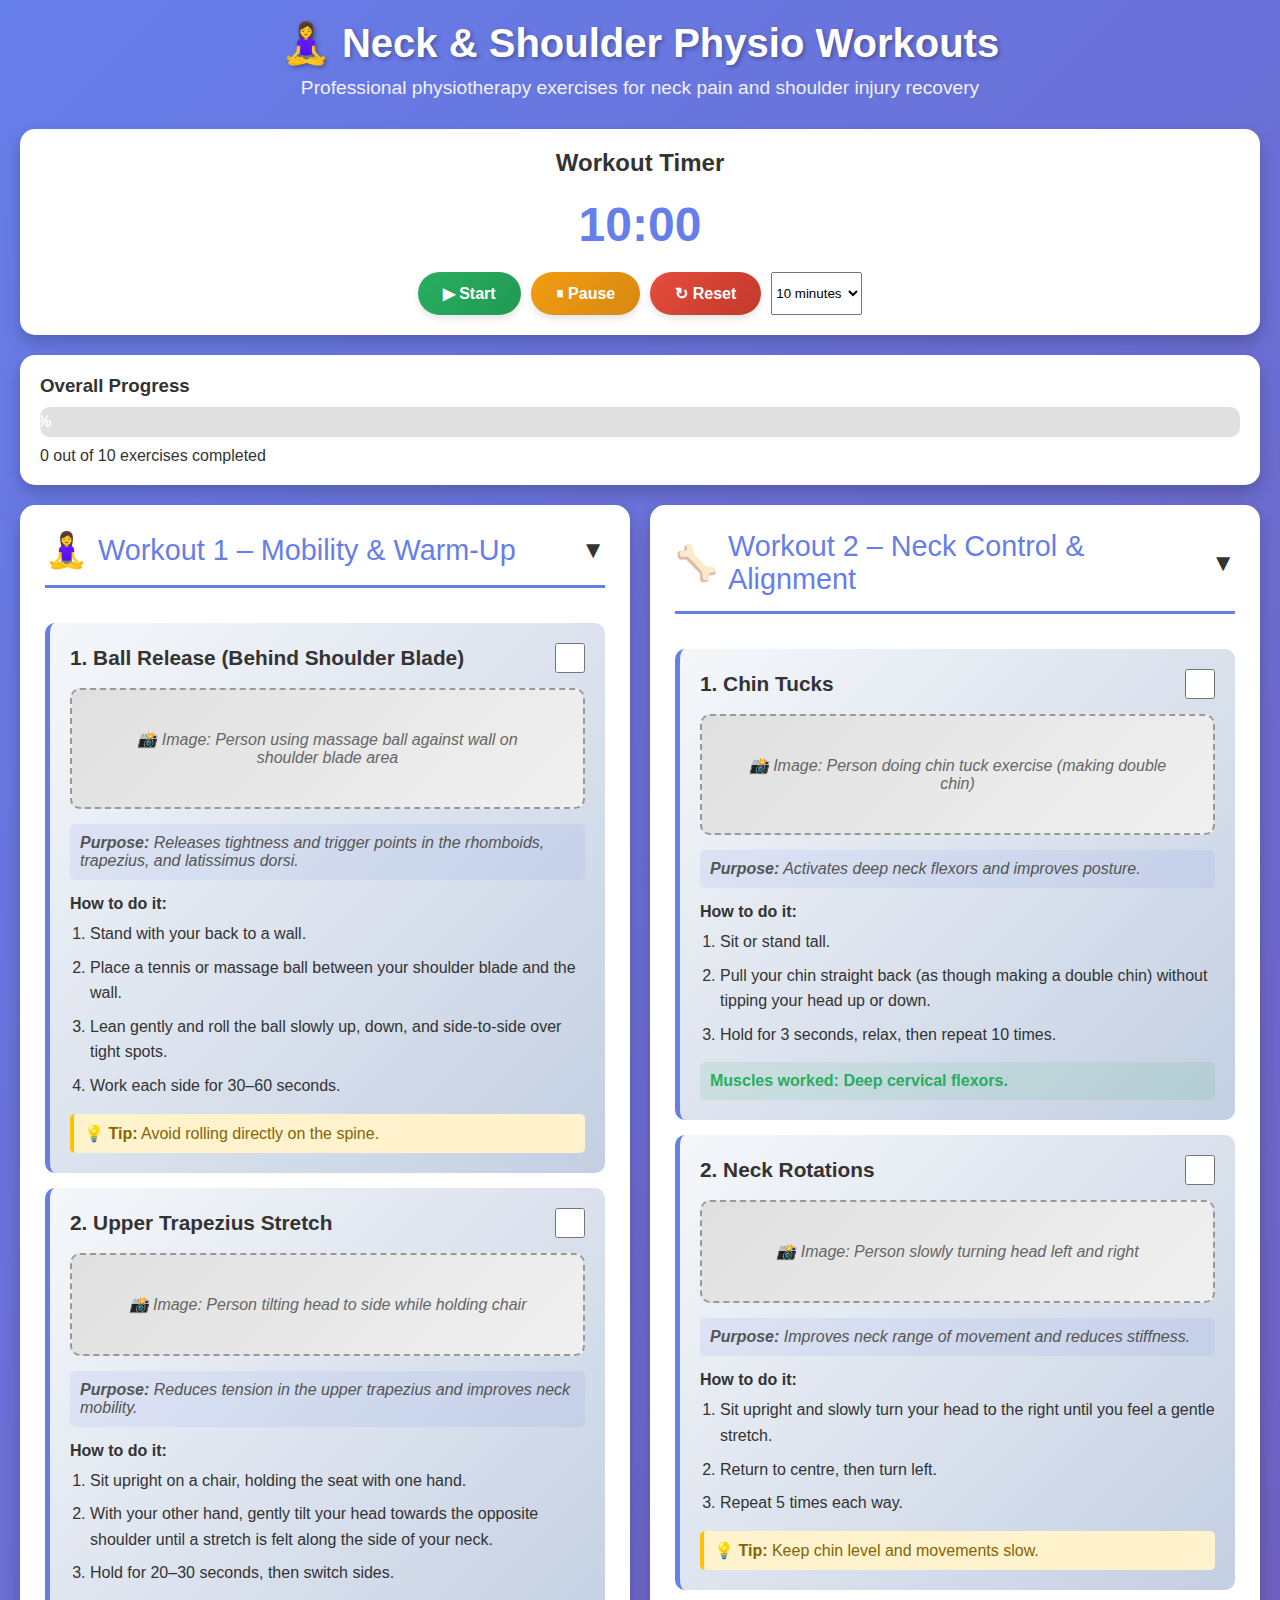
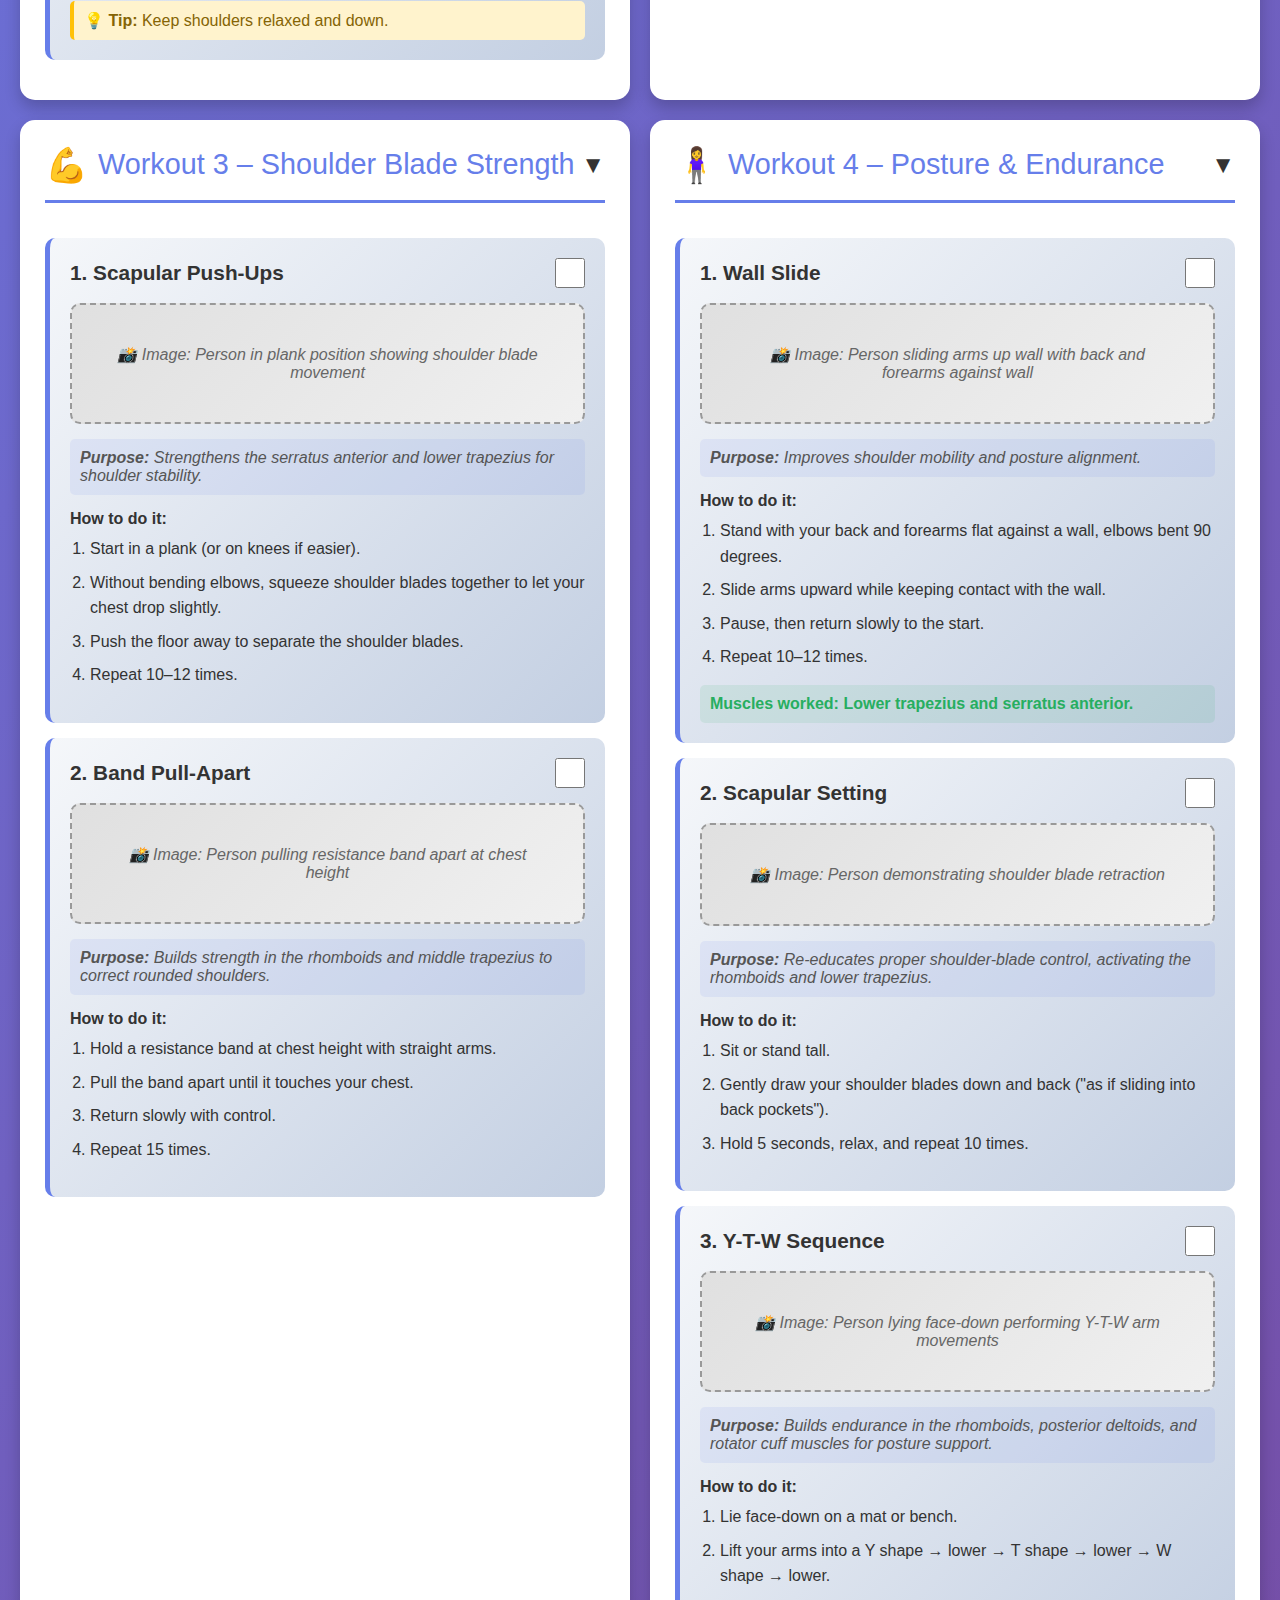
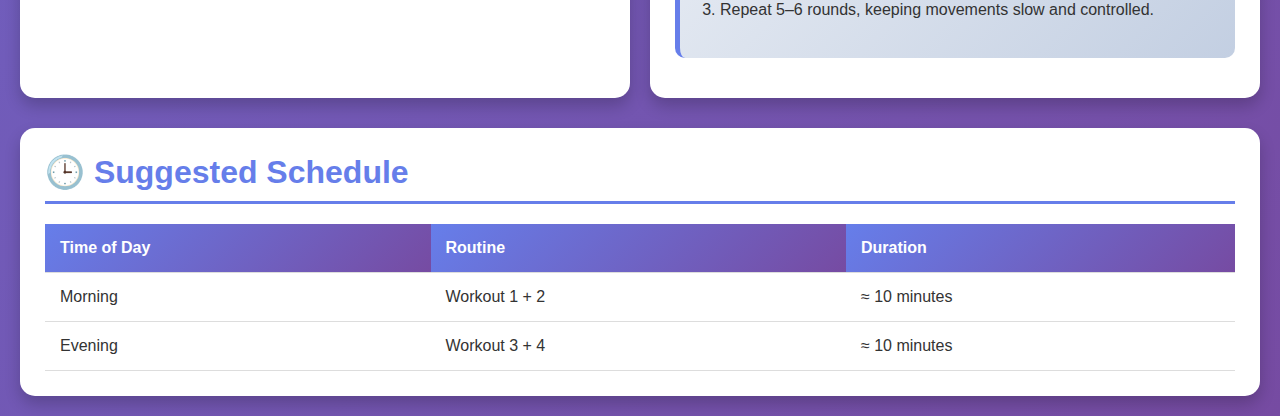
<file: injury/index.html>
<!DOCTYPE html>
<html lang="en">
<head>
    <meta charset="UTF-8">
    <meta name="viewport" content="width=device-width, initial-scale=1.0">
    <title>Neck & Shoulder Physio Workouts</title>
    <style>
        * {
            margin: 0;
            padding: 0;
            box-sizing: border-box;
        }

        body {
            font-family: 'Segoe UI', Tahoma, Geneva, Verdana, sans-serif;
            background: linear-gradient(135deg, #667eea 0%, #764ba2 100%);
            min-height: 100vh;
            padding: 20px;
            color: #333;
        }

        .container {
            max-width: 1400px;
            margin: 0 auto;
        }

        header {
            text-align: center;
            color: white;
            margin-bottom: 30px;
            animation: fadeIn 1s ease-in;
        }

        h1 {
            font-size: 2.5em;
            margin-bottom: 10px;
            text-shadow: 2px 2px 4px rgba(0,0,0,0.3);
        }

        .subtitle {
            font-size: 1.2em;
            opacity: 0.9;
            margin-bottom: 20px;
        }

        .timer-panel {
            background: white;
            padding: 20px;
            border-radius: 15px;
            margin-bottom: 20px;
            box-shadow: 0 8px 16px rgba(0,0,0,0.2);
            text-align: center;
        }

        .timer-display {
            font-size: 3em;
            font-weight: bold;
            color: #667eea;
            margin: 20px 0;
        }

        .timer-controls {
            display: flex;
            gap: 10px;
            justify-content: center;
            flex-wrap: wrap;
        }

        .workout-grid {
            display: grid;
            grid-template-columns: repeat(auto-fit, minmax(600px, 1fr));
            gap: 20px;
            margin-bottom: 30px;
        }

        .workout-card {
            background: white;
            border-radius: 15px;
            padding: 25px;
            box-shadow: 0 8px 16px rgba(0,0,0,0.2);
            animation: slideUp 0.5s ease-out;
            transition: transform 0.3s ease;
        }

        .workout-card:hover {
            transform: translateY(-5px);
            box-shadow: 0 12px 24px rgba(0,0,0,0.3);
        }

        .workout-header {
            display: flex;
            align-items: center;
            justify-content: space-between;
            margin-bottom: 20px;
            padding-bottom: 15px;
            border-bottom: 3px solid #667eea;
            cursor: pointer;
        }

        .workout-title {
            font-size: 1.8em;
            color: #667eea;
            display: flex;
            align-items: center;
            gap: 10px;
        }

        .workout-icon {
            font-size: 1.2em;
        }

        .collapse-icon {
            font-size: 1.5em;
            transition: transform 0.3s ease;
        }

        .workout-card.collapsed .collapse-icon {
            transform: rotate(180deg);
        }

        .workout-content {
            max-height: 2000px;
            overflow: hidden;
            transition: max-height 0.5s ease;
        }

        .workout-card.collapsed .workout-content {
            max-height: 0;
        }

        .exercise {
            background: linear-gradient(135deg, #f5f7fa 0%, #c3cfe2 100%);
            padding: 20px;
            margin: 15px 0;
            border-radius: 10px;
            border-left: 5px solid #667eea;
            position: relative;
            transition: all 0.3s ease;
        }

        .exercise:hover {
            transform: translateX(5px);
            box-shadow: 0 4px 8px rgba(0,0,0,0.1);
        }

        .exercise.completed {
            border-left-color: #27ae60;
            background: linear-gradient(135deg, #d4edda 0%, #c3e6cb 100%);
        }

        .exercise-header {
            display: flex;
            align-items: center;
            justify-content: space-between;
            margin-bottom: 15px;
        }

        .exercise-title {
            font-size: 1.3em;
            font-weight: bold;
            color: #333;
        }

        .complete-checkbox {
            width: 30px;
            height: 30px;
            cursor: pointer;
            accent-color: #27ae60;
        }

        .exercise-purpose {
            background: rgba(102, 126, 234, 0.1);
            padding: 10px;
            border-radius: 5px;
            margin-bottom: 15px;
            font-style: italic;
            color: #555;
        }

        .exercise-steps {
            margin: 15px 0;
        }

        .exercise-steps ol {
            padding-left: 20px;
        }

        .exercise-steps li {
            margin: 8px 0;
            line-height: 1.6;
        }

        .exercise-tip {
            background: #fff3cd;
            border-left: 4px solid #ffc107;
            padding: 10px;
            margin-top: 10px;
            border-radius: 5px;
            color: #856404;
        }

        .exercise-muscles {
            margin-top: 10px;
            padding: 10px;
            background: rgba(39, 174, 96, 0.1);
            border-radius: 5px;
            font-weight: 600;
            color: #27ae60;
        }

        .schedule-section {
            background: white;
            padding: 25px;
            border-radius: 15px;
            box-shadow: 0 8px 16px rgba(0,0,0,0.2);
            margin-top: 30px;
        }

        .schedule-section h2 {
            color: #667eea;
            margin-bottom: 20px;
            font-size: 2em;
            border-bottom: 3px solid #667eea;
            padding-bottom: 10px;
        }

        .schedule-table {
            width: 100%;
            border-collapse: collapse;
            margin-top: 20px;
        }

        .schedule-table th,
        .schedule-table td {
            padding: 15px;
            text-align: left;
            border-bottom: 1px solid #ddd;
        }

        .schedule-table th {
            background: linear-gradient(135deg, #667eea 0%, #764ba2 100%);
            color: white;
            font-weight: bold;
        }

        .schedule-table tr:hover {
            background: #f5f7fa;
        }

        button {
            padding: 12px 25px;
            font-size: 1em;
            border: none;
            border-radius: 25px;
            cursor: pointer;
            font-weight: bold;
            transition: all 0.3s ease;
            box-shadow: 0 4px 6px rgba(0,0,0,0.1);
            color: white;
        }

        button:hover {
            transform: translateY(-2px);
            box-shadow: 0 6px 12px rgba(0,0,0,0.2);
        }

        button:active {
            transform: translateY(0);
        }

        .btn-primary {
            background: linear-gradient(135deg, #667eea 0%, #764ba2 100%);
        }

        .btn-success {
            background: linear-gradient(135deg, #27ae60 0%, #229954 100%);
        }

        .btn-warning {
            background: linear-gradient(135deg, #f39c12 0%, #d68910 100%);
        }

        .btn-danger {
            background: linear-gradient(135deg, #e74c3c 0%, #c0392b 100%);
        }

        .progress-panel {
            background: white;
            padding: 20px;
            border-radius: 15px;
            margin-bottom: 20px;
            box-shadow: 0 8px 16px rgba(0,0,0,0.2);
        }

        .progress-bar-container {
            background: #e0e0e0;
            border-radius: 10px;
            height: 30px;
            margin: 10px 0;
            overflow: hidden;
        }

        .progress-bar {
            height: 100%;
            background: linear-gradient(135deg, #27ae60 0%, #229954 100%);
            transition: width 0.5s ease;
            display: flex;
            align-items: center;
            justify-content: center;
            color: white;
            font-weight: bold;
        }

        .image-placeholder {
            background: linear-gradient(135deg, #e0e0e0 0%, #f0f0f0 100%);
            border: 2px dashed #999;
            border-radius: 10px;
            padding: 40px;
            text-align: center;
            color: #666;
            margin: 15px 0;
            font-style: italic;
        }

        @keyframes fadeIn {
            from { opacity: 0; }
            to { opacity: 1; }
        }

        @keyframes slideUp {
            from {
                transform: translateY(30px);
                opacity: 0;
            }
            to {
                transform: translateY(0);
                opacity: 1;
            }
        }

        @media (max-width: 768px) {
            h1 {
                font-size: 1.8em;
            }

            .workout-grid {
                grid-template-columns: 1fr;
            }

            .timer-display {
                font-size: 2em;
            }

            .exercise-title {
                font-size: 1.1em;
            }
        }
    </style>
</head>
<body>
    <div class="container">
        <header>
            <h1>🧘‍♀️ Neck & Shoulder Physio Workouts</h1>
            <p class="subtitle">Professional physiotherapy exercises for neck pain and shoulder injury recovery</p>
        </header>

        <div class="timer-panel">
            <h2>Workout Timer</h2>
            <div class="timer-display" id="timer-display">10:00</div>
            <div class="timer-controls">
                <button class="btn-success" onclick="startTimer()">▶ Start</button>
                <button class="btn-warning" onclick="pauseTimer()">⏸ Pause</button>
                <button class="btn-danger" onclick="resetTimer()">↻ Reset</button>
                <select id="timer-preset" onchange="setTimerPreset()">
                    <option value="600">10 minutes</option>
                    <option value="300">5 minutes</option>
                    <option value="60">1 minute</option>
                    <option value="30">30 seconds</option>
                </select>
            </div>
        </div>

        <div class="progress-panel">
            <h3>Overall Progress</h3>
            <div class="progress-bar-container">
                <div class="progress-bar" id="progress-bar" style="width: 0%;">0%</div>
            </div>
            <p id="progress-text">0 out of 10 exercises completed</p>
        </div>

        <div class="workout-grid">
            <!-- Workout 1 -->
            <div class="workout-card" id="workout-1">
                <div class="workout-header" onclick="toggleWorkout('workout-1')">
                    <div class="workout-title">
                        <span class="workout-icon">🧘‍♀️</span>
                        <span>Workout 1 – Mobility & Warm-Up</span>
                    </div>
                    <span class="collapse-icon">▼</span>
                </div>
                <div class="workout-content">
                    <!-- Exercise 1.1 -->
                    <div class="exercise" data-exercise-id="1-1">
                        <div class="exercise-header">
                            <div class="exercise-title">1. Ball Release (Behind Shoulder Blade)</div>
                            <input type="checkbox" class="complete-checkbox" onchange="toggleExerciseComplete('1-1')">
                        </div>
                        <div class="image-placeholder">
                            📸 Image: Person using massage ball against wall on shoulder blade area
                        </div>
                        <div class="exercise-purpose">
                            <strong>Purpose:</strong> Releases tightness and trigger points in the rhomboids, trapezius, and latissimus dorsi.
                        </div>
                        <div class="exercise-steps">
                            <strong>How to do it:</strong>
                            <ol>
                                <li>Stand with your back to a wall.</li>
                                <li>Place a tennis or massage ball between your shoulder blade and the wall.</li>
                                <li>Lean gently and roll the ball slowly up, down, and side-to-side over tight spots.</li>
                                <li>Work each side for 30–60 seconds.</li>
                            </ol>
                        </div>
                        <div class="exercise-tip">
                            <strong>💡 Tip:</strong> Avoid rolling directly on the spine.
                        </div>
                    </div>

                    <!-- Exercise 1.2 -->
                    <div class="exercise" data-exercise-id="1-2">
                        <div class="exercise-header">
                            <div class="exercise-title">2. Upper Trapezius Stretch</div>
                            <input type="checkbox" class="complete-checkbox" onchange="toggleExerciseComplete('1-2')">
                        </div>
                        <div class="image-placeholder">
                            📸 Image: Person tilting head to side while holding chair
                        </div>
                        <div class="exercise-purpose">
                            <strong>Purpose:</strong> Reduces tension in the upper trapezius and improves neck mobility.
                        </div>
                        <div class="exercise-steps">
                            <strong>How to do it:</strong>
                            <ol>
                                <li>Sit upright on a chair, holding the seat with one hand.</li>
                                <li>With your other hand, gently tilt your head towards the opposite shoulder until a stretch is felt along the side of your neck.</li>
                                <li>Hold for 20–30 seconds, then switch sides.</li>
                            </ol>
                        </div>
                        <div class="exercise-tip">
                            <strong>💡 Tip:</strong> Keep shoulders relaxed and down.
                        </div>
                    </div>
                </div>
            </div>

            <!-- Workout 2 -->
            <div class="workout-card" id="workout-2">
                <div class="workout-header" onclick="toggleWorkout('workout-2')">
                    <div class="workout-title">
                        <span class="workout-icon">🦴</span>
                        <span>Workout 2 – Neck Control & Alignment</span>
                    </div>
                    <span class="collapse-icon">▼</span>
                </div>
                <div class="workout-content">
                    <!-- Exercise 2.1 -->
                    <div class="exercise" data-exercise-id="2-1">
                        <div class="exercise-header">
                            <div class="exercise-title">1. Chin Tucks</div>
                            <input type="checkbox" class="complete-checkbox" onchange="toggleExerciseComplete('2-1')">
                        </div>
                        <div class="image-placeholder">
                            📸 Image: Person doing chin tuck exercise (making double chin)
                        </div>
                        <div class="exercise-purpose">
                            <strong>Purpose:</strong> Activates deep neck flexors and improves posture.
                        </div>
                        <div class="exercise-steps">
                            <strong>How to do it:</strong>
                            <ol>
                                <li>Sit or stand tall.</li>
                                <li>Pull your chin straight back (as though making a double chin) without tipping your head up or down.</li>
                                <li>Hold for 3 seconds, relax, then repeat 10 times.</li>
                            </ol>
                        </div>
                        <div class="exercise-muscles">
                            <strong>Muscles worked:</strong> Deep cervical flexors.
                        </div>
                    </div>

                    <!-- Exercise 2.2 -->
                    <div class="exercise" data-exercise-id="2-2">
                        <div class="exercise-header">
                            <div class="exercise-title">2. Neck Rotations</div>
                            <input type="checkbox" class="complete-checkbox" onchange="toggleExerciseComplete('2-2')">
                        </div>
                        <div class="image-placeholder">
                            📸 Image: Person slowly turning head left and right
                        </div>
                        <div class="exercise-purpose">
                            <strong>Purpose:</strong> Improves neck range of movement and reduces stiffness.
                        </div>
                        <div class="exercise-steps">
                            <strong>How to do it:</strong>
                            <ol>
                                <li>Sit upright and slowly turn your head to the right until you feel a gentle stretch.</li>
                                <li>Return to centre, then turn left.</li>
                                <li>Repeat 5 times each way.</li>
                            </ol>
                        </div>
                        <div class="exercise-tip">
                            <strong>💡 Tip:</strong> Keep chin level and movements slow.
                        </div>
                    </div>
                </div>
            </div>

            <!-- Workout 3 -->
            <div class="workout-card" id="workout-3">
                <div class="workout-header" onclick="toggleWorkout('workout-3')">
                    <div class="workout-title">
                        <span class="workout-icon">💪</span>
                        <span>Workout 3 – Shoulder Blade Strength</span>
                    </div>
                    <span class="collapse-icon">▼</span>
                </div>
                <div class="workout-content">
                    <!-- Exercise 3.1 -->
                    <div class="exercise" data-exercise-id="3-1">
                        <div class="exercise-header">
                            <div class="exercise-title">1. Scapular Push-Ups</div>
                            <input type="checkbox" class="complete-checkbox" onchange="toggleExerciseComplete('3-1')">
                        </div>
                        <div class="image-placeholder">
                            📸 Image: Person in plank position showing shoulder blade movement
                        </div>
                        <div class="exercise-purpose">
                            <strong>Purpose:</strong> Strengthens the serratus anterior and lower trapezius for shoulder stability.
                        </div>
                        <div class="exercise-steps">
                            <strong>How to do it:</strong>
                            <ol>
                                <li>Start in a plank (or on knees if easier).</li>
                                <li>Without bending elbows, squeeze shoulder blades together to let your chest drop slightly.</li>
                                <li>Push the floor away to separate the shoulder blades.</li>
                                <li>Repeat 10–12 times.</li>
                            </ol>
                        </div>
                    </div>

                    <!-- Exercise 3.2 -->
                    <div class="exercise" data-exercise-id="3-2">
                        <div class="exercise-header">
                            <div class="exercise-title">2. Band Pull-Apart</div>
                            <input type="checkbox" class="complete-checkbox" onchange="toggleExerciseComplete('3-2')">
                        </div>
                        <div class="image-placeholder">
                            📸 Image: Person pulling resistance band apart at chest height
                        </div>
                        <div class="exercise-purpose">
                            <strong>Purpose:</strong> Builds strength in the rhomboids and middle trapezius to correct rounded shoulders.
                        </div>
                        <div class="exercise-steps">
                            <strong>How to do it:</strong>
                            <ol>
                                <li>Hold a resistance band at chest height with straight arms.</li>
                                <li>Pull the band apart until it touches your chest.</li>
                                <li>Return slowly with control.</li>
                                <li>Repeat 15 times.</li>
                            </ol>
                        </div>
                    </div>
                </div>
            </div>

            <!-- Workout 4 -->
            <div class="workout-card" id="workout-4">
                <div class="workout-header" onclick="toggleWorkout('workout-4')">
                    <div class="workout-title">
                        <span class="workout-icon">🧍‍♀️</span>
                        <span>Workout 4 – Posture & Endurance</span>
                    </div>
                    <span class="collapse-icon">▼</span>
                </div>
                <div class="workout-content">
                    <!-- Exercise 4.1 -->
                    <div class="exercise" data-exercise-id="4-1">
                        <div class="exercise-header">
                            <div class="exercise-title">1. Wall Slide</div>
                            <input type="checkbox" class="complete-checkbox" onchange="toggleExerciseComplete('4-1')">
                        </div>
                        <div class="image-placeholder">
                            📸 Image: Person sliding arms up wall with back and forearms against wall
                        </div>
                        <div class="exercise-purpose">
                            <strong>Purpose:</strong> Improves shoulder mobility and posture alignment.
                        </div>
                        <div class="exercise-steps">
                            <strong>How to do it:</strong>
                            <ol>
                                <li>Stand with your back and forearms flat against a wall, elbows bent 90 degrees.</li>
                                <li>Slide arms upward while keeping contact with the wall.</li>
                                <li>Pause, then return slowly to the start.</li>
                                <li>Repeat 10–12 times.</li>
                            </ol>
                        </div>
                        <div class="exercise-muscles">
                            <strong>Muscles worked:</strong> Lower trapezius and serratus anterior.
                        </div>
                    </div>

                    <!-- Exercise 4.2 -->
                    <div class="exercise" data-exercise-id="4-2">
                        <div class="exercise-header">
                            <div class="exercise-title">2. Scapular Setting</div>
                            <input type="checkbox" class="complete-checkbox" onchange="toggleExerciseComplete('4-2')">
                        </div>
                        <div class="image-placeholder">
                            📸 Image: Person demonstrating shoulder blade retraction
                        </div>
                        <div class="exercise-purpose">
                            <strong>Purpose:</strong> Re-educates proper shoulder-blade control, activating the rhomboids and lower trapezius.
                        </div>
                        <div class="exercise-steps">
                            <strong>How to do it:</strong>
                            <ol>
                                <li>Sit or stand tall.</li>
                                <li>Gently draw your shoulder blades down and back ("as if sliding into back pockets").</li>
                                <li>Hold 5 seconds, relax, and repeat 10 times.</li>
                            </ol>
                        </div>
                    </div>

                    <!-- Exercise 4.3 -->
                    <div class="exercise" data-exercise-id="4-3">
                        <div class="exercise-header">
                            <div class="exercise-title">3. Y-T-W Sequence</div>
                            <input type="checkbox" class="complete-checkbox" onchange="toggleExerciseComplete('4-3')">
                        </div>
                        <div class="image-placeholder">
                            📸 Image: Person lying face-down performing Y-T-W arm movements
                        </div>
                        <div class="exercise-purpose">
                            <strong>Purpose:</strong> Builds endurance in the rhomboids, posterior deltoids, and rotator cuff muscles for posture support.
                        </div>
                        <div class="exercise-steps">
                            <strong>How to do it:</strong>
                            <ol>
                                <li>Lie face-down on a mat or bench.</li>
                                <li>Lift your arms into a Y shape → lower → T shape → lower → W shape → lower.</li>
                                <li>Repeat 5–6 rounds, keeping movements slow and controlled.</li>
                            </ol>
                        </div>
                    </div>
                </div>
            </div>
        </div>

        <!-- Schedule Section -->
        <div class="schedule-section">
            <h2>🕒 Suggested Schedule</h2>
            <table class="schedule-table">
                <thead>
                    <tr>
                        <th>Time of Day</th>
                        <th>Routine</th>
                        <th>Duration</th>
                    </tr>
                </thead>
                <tbody>
                    <tr>
                        <td>Morning</td>
                        <td>Workout 1 + 2</td>
                        <td>≈ 10 minutes</td>
                    </tr>
                    <tr>
                        <td>Evening</td>
                        <td>Workout 3 + 4</td>
                        <td>≈ 10 minutes</td>
                    </tr>
                </tbody>
            </table>
        </div>
    </div>

    <script>
        // Timer functionality
        let timerInterval = null;
        let timeRemaining = 600; // 10 minutes in seconds
        let timerRunning = false;

        function updateTimerDisplay() {
            const minutes = Math.floor(timeRemaining / 60);
            const seconds = timeRemaining % 60;
            document.getElementById('timer-display').textContent = 
                `${minutes.toString().padStart(2, '0')}:${seconds.toString().padStart(2, '0')}`;
        }

        function startTimer() {
            if (!timerRunning) {
                timerRunning = true;
                timerInterval = setInterval(() => {
                    if (timeRemaining > 0) {
                        timeRemaining--;
                        updateTimerDisplay();
                    } else {
                        pauseTimer();
                        alert('⏰ Time\'s up! Great work on your exercises!');
                    }
                }, 1000);
            }
        }

        function pauseTimer() {
            timerRunning = false;
            if (timerInterval) {
                clearInterval(timerInterval);
                timerInterval = null;
            }
        }

        function resetTimer() {
            pauseTimer();
            const preset = document.getElementById('timer-preset').value;
            timeRemaining = parseInt(preset);
            updateTimerDisplay();
        }

        function setTimerPreset() {
            resetTimer();
        }

        // Workout collapse/expand functionality
        function toggleWorkout(workoutId) {
            const workout = document.getElementById(workoutId);
            workout.classList.toggle('collapsed');
        }

        // Exercise completion tracking
        function toggleExerciseComplete(exerciseId) {
            const exercise = document.querySelector(`[data-exercise-id="${exerciseId}"]`);
            const checkbox = exercise.querySelector('.complete-checkbox');
            
            if (checkbox.checked) {
                exercise.classList.add('completed');
            } else {
                exercise.classList.remove('completed');
            }
            
            updateProgress();
        }

        function updateProgress() {
            const totalExercises = document.querySelectorAll('.exercise').length;
            const completedExercises = document.querySelectorAll('.exercise.completed').length;
            const percentage = Math.round((completedExercises / totalExercises) * 100);
            
            document.getElementById('progress-bar').style.width = percentage + '%';
            document.getElementById('progress-bar').textContent = percentage + '%';
            document.getElementById('progress-text').textContent = 
                `${completedExercises} out of ${totalExercises} exercises completed`;
            
            // Save progress to localStorage
            saveProgress();
        }

        // Save progress to localStorage
        function saveProgress() {
            const completed = [];
            document.querySelectorAll('.exercise.completed').forEach(exercise => {
                completed.push(exercise.getAttribute('data-exercise-id'));
            });
            localStorage.setItem('physioProgress', JSON.stringify(completed));
        }

        // Load progress from localStorage
        function loadProgress() {
            const saved = localStorage.getItem('physioProgress');
            if (saved) {
                const completed = JSON.parse(saved);
                completed.forEach(exerciseId => {
                    const exercise = document.querySelector(`[data-exercise-id="${exerciseId}"]`);
                    if (exercise) {
                        exercise.classList.add('completed');
                        exercise.querySelector('.complete-checkbox').checked = true;
                    }
                });
                updateProgress();
            }
        }

        // Initialize on page load
        window.onload = function() {
            updateTimerDisplay();
            loadProgress();
        };
    </script>
</body>
</html>
</file>
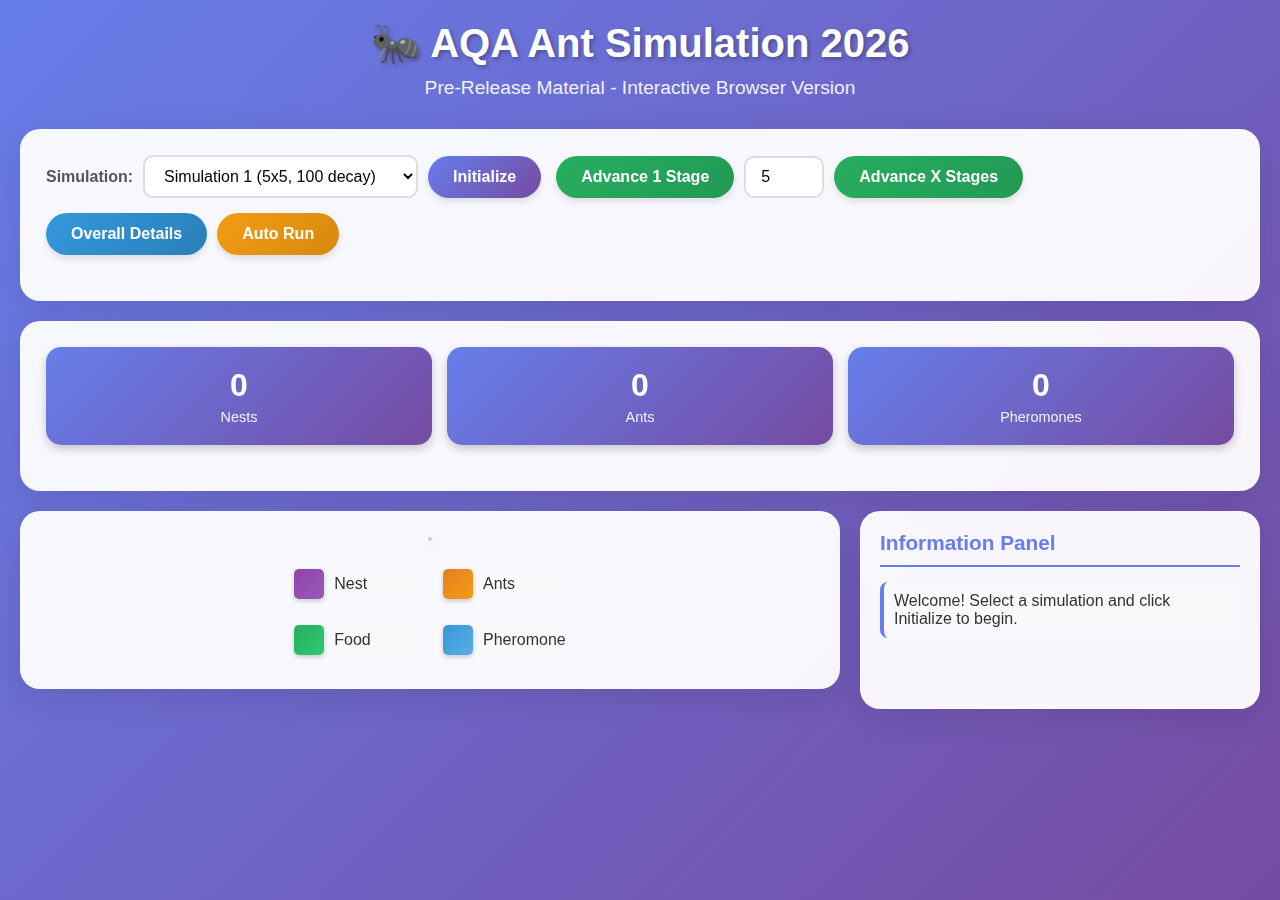
<file: antsim.html>
<!DOCTYPE html>
<html lang="en">
<head>
    <meta charset="UTF-8">
    <meta name="viewport" content="width=device-width, initial-scale=1.0">
    <title>AQA Ant Simulation 2026 - Pre-Release</title>
    <style>
        * {
            margin: 0;
            padding: 0;
            box-sizing: border-box;
        }

        body {
            font-family: 'Segoe UI', Tahoma, Geneva, Verdana, sans-serif;
            background: linear-gradient(135deg, #667eea 0%, #764ba2 100%);
            min-height: 100vh;
            padding: 20px;
            color: #333;
        }

        .container {
            max-width: 1600px;
            margin: 0 auto;
        }

        header {
            text-align: center;
            color: white;
            margin-bottom: 30px;
            animation: fadeIn 1s ease-in;
        }

        h1 {
            font-size: 2.5em;
            margin-bottom: 10px;
            text-shadow: 2px 2px 4px rgba(0,0,0,0.3);
        }

        .subtitle {
            font-size: 1.2em;
            opacity: 0.9;
        }

        .glass-panel {
            background: rgba(255, 255, 255, 0.95);
            backdrop-filter: blur(10px);
            border-radius: 20px;
            padding: 25px;
            margin-bottom: 20px;
            box-shadow: 0 8px 32px rgba(0, 0, 0, 0.1);
            border: 1px solid rgba(255, 255, 255, 0.18);
            animation: slideUp 0.5s ease-out;
        }

        .control-panel {
            display: flex;
            gap: 15px;
            flex-wrap: wrap;
            align-items: center;
            margin-bottom: 20px;
        }

        .control-group {
            display: flex;
            gap: 10px;
            align-items: center;
        }

        label {
            font-weight: 600;
            color: #555;
        }

        select, input[type="number"] {
            padding: 10px 15px;
            border: 2px solid #ddd;
            border-radius: 10px;
            font-size: 1em;
            background: white;
            transition: all 0.3s ease;
        }

        select:focus, input[type="number"]:focus {
            outline: none;
            border-color: #667eea;
            box-shadow: 0 0 0 3px rgba(102, 126, 234, 0.1);
        }

        button {
            padding: 12px 25px;
            font-size: 1em;
            border: none;
            border-radius: 25px;
            cursor: pointer;
            font-weight: bold;
            transition: all 0.3s ease;
            box-shadow: 0 4px 6px rgba(0,0,0,0.1);
            color: white;
        }

        button:hover {
            transform: translateY(-2px);
            box-shadow: 0 6px 12px rgba(0,0,0,0.2);
        }

        button:active {
            transform: translateY(0);
        }

        .btn-primary {
            background: linear-gradient(135deg, #667eea 0%, #764ba2 100%);
        }

        .btn-success {
            background: linear-gradient(135deg, #27ae60 0%, #229954 100%);
        }

        .btn-info {
            background: linear-gradient(135deg, #3498db 0%, #2980b9 100%);
        }

        .btn-warning {
            background: linear-gradient(135deg, #f39c12 0%, #d68910 100%);
        }

        .simulation-area {
            display: grid;
            grid-template-columns: 1fr auto;
            gap: 20px;
        }

        .grid-container {
            display: flex;
            flex-direction: column;
            align-items: center;
        }

        .grid {
            display: grid;
            gap: 2px;
            background: #ccc;
            padding: 2px;
            border-radius: 10px;
            box-shadow: 0 4px 15px rgba(0,0,0,0.2);
        }

        .cell {
            width: 60px;
            height: 60px;
            background: white;
            border: 1px solid #ddd;
            display: flex;
            flex-direction: column;
            align-items: center;
            justify-content: center;
            font-size: 0.7em;
            position: relative;
            cursor: pointer;
            transition: all 0.2s ease;
        }

        .cell:hover {
            transform: scale(1.05);
            box-shadow: 0 0 10px rgba(102, 126, 234, 0.5);
            z-index: 10;
        }

        .cell-nest {
            background: linear-gradient(135deg, #8e44ad 0%, #9b59b6 100%);
            color: white;
            font-weight: bold;
        }

        .cell-food {
            background: linear-gradient(135deg, #27ae60 0%, #2ecc71 100%);
        }

        .cell-ant {
            background: linear-gradient(135deg, #e67e22 0%, #f39c12 100%);
        }

        .cell-pheromone {
            background: linear-gradient(135deg, #3498db 0%, #5dade2 100%);
        }

        .cell-content {
            font-size: 0.9em;
            text-align: center;
            line-height: 1.2;
        }

        .info-panel {
            background: rgba(255, 255, 255, 0.95);
            backdrop-filter: blur(10px);
            border-radius: 20px;
            padding: 20px;
            min-width: 350px;
            max-width: 400px;
            max-height: 600px;
            overflow-y: auto;
            box-shadow: 0 8px 32px rgba(0, 0, 0, 0.1);
        }

        .info-panel h3 {
            color: #667eea;
            margin-bottom: 15px;
            font-size: 1.3em;
            border-bottom: 2px solid #667eea;
            padding-bottom: 10px;
        }

        .info-item {
            margin: 10px 0;
            padding: 10px;
            background: #f8f9fa;
            border-radius: 8px;
            border-left: 4px solid #667eea;
        }

        .info-label {
            font-weight: 600;
            color: #555;
        }

        .info-value {
            color: #333;
            margin-top: 5px;
        }

        .legend {
            display: grid;
            grid-template-columns: repeat(2, 1fr);
            gap: 10px;
            margin-top: 20px;
        }

        .legend-item {
            display: flex;
            align-items: center;
            gap: 10px;
            padding: 8px;
            background: #f8f9fa;
            border-radius: 8px;
        }

        .legend-color {
            width: 30px;
            height: 30px;
            border-radius: 5px;
            box-shadow: 0 2px 5px rgba(0,0,0,0.2);
        }

        .stats-grid {
            display: grid;
            grid-template-columns: repeat(3, 1fr);
            gap: 15px;
            margin-bottom: 20px;
        }

        .stat-card {
            background: linear-gradient(135deg, #667eea 0%, #764ba2 100%);
            color: white;
            padding: 20px;
            border-radius: 15px;
            text-align: center;
            box-shadow: 0 4px 10px rgba(0,0,0,0.2);
        }

        .stat-value {
            font-size: 2em;
            font-weight: bold;
            margin-bottom: 5px;
        }

        .stat-label {
            font-size: 0.9em;
            opacity: 0.9;
        }

        .menu-panel {
            margin-bottom: 20px;
        }

        .menu-buttons {
            display: flex;
            flex-wrap: wrap;
            gap: 10px;
        }

        .cell-details {
            background: #fff;
            padding: 15px;
            border-radius: 10px;
            margin-top: 15px;
            border: 2px solid #667eea;
        }

        @keyframes fadeIn {
            from { opacity: 0; }
            to { opacity: 1; }
        }

        @keyframes slideUp {
            from { 
                transform: translateY(30px);
                opacity: 0;
            }
            to { 
                transform: translateY(0);
                opacity: 1;
            }
        }

        @media (max-width: 1200px) {
            .simulation-area {
                grid-template-columns: 1fr;
            }
            
            .info-panel {
                max-width: 100%;
            }
        }

        @media (max-width: 768px) {
            h1 {
                font-size: 1.8em;
            }

            .cell {
                width: 40px;
                height: 40px;
                font-size: 0.6em;
            }

            .stats-grid {
                grid-template-columns: 1fr;
            }
        }

        .modal {
            display: none;
            position: fixed;
            top: 0;
            left: 0;
            width: 100%;
            height: 100%;
            background: rgba(0,0,0,0.7);
            z-index: 1000;
            justify-content: center;
            align-items: center;
            animation: fadeIn 0.3s ease-in;
        }

        .modal-content {
            background: white;
            padding: 30px;
            border-radius: 20px;
            max-width: 500px;
            max-height: 80vh;
            overflow-y: auto;
            box-shadow: 0 10px 30px rgba(0,0,0,0.3);
        }

        .modal-content h2 {
            color: #667eea;
            margin-bottom: 20px;
        }

        .modal-content pre {
            background: #f8f9fa;
            padding: 15px;
            border-radius: 8px;
            overflow-x: auto;
            font-size: 0.9em;
        }

        .close-btn {
            float: right;
            font-size: 1.5em;
            cursor: pointer;
            color: #999;
        }

        .close-btn:hover {
            color: #333;
        }
    </style>
</head>
<body>
    <div class="container">
        <header>
            <h1>🐜 AQA Ant Simulation 2026</h1>
            <p class="subtitle">Pre-Release Material - Interactive Browser Version</p>
        </header>

        <div class="glass-panel">
            <div class="control-panel">
                <div class="control-group">
                    <label for="sim-select">Simulation:</label>
                    <select id="sim-select">
                        <option value="1">Simulation 1 (5x5, 100 decay)</option>
                        <option value="2">Simulation 2 (5x5, 50 decay)</option>
                        <option value="3">Simulation 3 (10x10, 25 decay)</option>
                        <option value="4">Simulation 4 (10x10, 2 nests)</option>
                    </select>
                    <button class="btn-primary" onclick="initSimulation()">Initialize</button>
                </div>
                <div class="control-group">
                    <button class="btn-success" onclick="advanceStage(1)">Advance 1 Stage</button>
                    <input type="number" id="stages-input" value="5" min="1" max="100" style="width: 80px;">
                    <button class="btn-success" onclick="advanceMultipleStages()">Advance X Stages</button>
                </div>
                <div class="control-group">
                    <button class="btn-info" onclick="showOverallDetails()">Overall Details</button>
                    <button class="btn-warning" onclick="toggleAutoRun()">Auto Run</button>
                </div>
            </div>
        </div>

        <div class="glass-panel">
            <div class="stats-grid">
                <div class="stat-card">
                    <div class="stat-value" id="stat-nests">0</div>
                    <div class="stat-label">Nests</div>
                </div>
                <div class="stat-card">
                    <div class="stat-value" id="stat-ants">0</div>
                    <div class="stat-label">Ants</div>
                </div>
                <div class="stat-card">
                    <div class="stat-value" id="stat-pheromones">0</div>
                    <div class="stat-label">Pheromones</div>
                </div>
            </div>
        </div>

        <div class="simulation-area">
            <div class="glass-panel">
                <div class="grid-container">
                    <div id="grid" class="grid"></div>
                    <div class="legend">
                        <div class="legend-item">
                            <div class="legend-color" style="background: linear-gradient(135deg, #8e44ad 0%, #9b59b6 100%);"></div>
                            <span>Nest</span>
                        </div>
                        <div class="legend-item">
                            <div class="legend-color" style="background: linear-gradient(135deg, #e67e22 0%, #f39c12 100%);"></div>
                            <span>Ants</span>
                        </div>
                        <div class="legend-item">
                            <div class="legend-color" style="background: linear-gradient(135deg, #27ae60 0%, #2ecc71 100%);"></div>
                            <span>Food</span>
                        </div>
                        <div class="legend-item">
                            <div class="legend-color" style="background: linear-gradient(135deg, #3498db 0%, #5dade2 100%);"></div>
                            <span>Pheromone</span>
                        </div>
                    </div>
                </div>
            </div>

            <div class="info-panel">
                <h3>Information Panel</h3>
                <div id="info-content">
                    <p>Select a simulation and click Initialize to start.</p>
                </div>
            </div>
        </div>
    </div>

    <div class="modal" id="details-modal">
        <div class="modal-content">
            <span class="close-btn" onclick="closeModal()">&times;</span>
            <h2>Simulation Details</h2>
            <div id="modal-content"></div>
        </div>
    </div>

    <script>
        // Simulation Classes and Logic (converted from Python)
        
        class Entity {
            constructor(startRow, startColumn) {
                this._row = startRow;
                this._column = startColumn;
                this._id = null;
            }

            inSameLocation(e) {
                return e.getRow() === this._row && e.getColumn() === this._column;
            }

            getRow() { return this._row; }
            getColumn() { return this._column; }
            getId() { return this._id; }
            advanceStage(nests, ants, pheromones) {}
            getDetails() { return ""; }
        }

        class Cell extends Entity {
            constructor(startRow, startColumn) {
                super(startRow, startColumn);
                this._amountOfFood = 0;
            }

            getAmountOfFood() { return this._amountOfFood; }
            
            getDetails() {
                return `${this._amountOfFood} food present\n\n`;
            }

            updateFoodInCell(change) {
                this._amountOfFood += change;
            }
        }

        class Ant extends Entity {
            static _nextAntId = 1;

            constructor(startRow, startColumn, nestInRow, nestInColumn) {
                super(startRow, startColumn);
                this._nestRow = nestInRow;
                this._nestColumn = nestInColumn;
                this._id = Ant._nextAntId++;
                this._stages = 0;
                this._amountOfFoodCarried = 0;
                this._foodCapacity = 0;
                this._typeOfAnt = "";
            }

            getFoodCapacity() { return this._foodCapacity; }
            isAtOwnNest() { return this._row === this._nestRow && this._column === this._nestColumn; }
            
            advanceStage(nests, ants, pheromones) {
                this._stages += 1;
            }

            getDetails() {
                return `Ant ${this._id}, ${this._typeOfAnt}, stages alive: ${this._stages}`;
            }

            updateFoodCarried(change) {
                this._amountOfFoodCarried += change;
            }

            _changeCell(newCellIndicator, rowToChange, columnToChange) {
                if (newCellIndicator > 5) rowToChange += 1;
                else if (newCellIndicator < 3) rowToChange -= 1;
                
                if ([0, 3, 6].includes(newCellIndicator)) columnToChange -= 1;
                else if ([2, 5, 8].includes(newCellIndicator)) columnToChange += 1;
                
                return [rowToChange, columnToChange];
            }

            _chooseRandomNeighbour(listOfNeighbours) {
                let chosen = false;
                let rno;
                while (!chosen) {
                    rno = Math.floor(Math.random() * listOfNeighbours.length);
                    if (listOfNeighbours[rno] !== -1) chosen = true;
                }
                return rno;
            }

            chooseCellToMoveTo(listOfNeighbours, indexOfNeighbourWithStrongestPheromone) {}

            getFoodCarried() { return this._amountOfFoodCarried; }
            getNestRow() { return this._nestRow; }
            getNestColumn() { return this._nestColumn; }
            getTypeOfAnt() { return this._typeOfAnt; }
        }

        class QueenAnt extends Ant {
            constructor(startRow, startColumn, nestInRow, nestInColumn) {
                super(startRow, startColumn, nestInRow, nestInColumn);
                this._typeOfAnt = "queen";
            }
        }

        class WorkerAnt extends Ant {
            constructor(startRow, startColumn, nestInRow, nestInColumn) {
                super(startRow, startColumn, nestInRow, nestInColumn);
                this._typeOfAnt = "worker";
                this._foodCapacity = 30;
            }

            getDetails() {
                return `${super.getDetails()}, carrying ${this._amountOfFoodCarried} food, home nest is at ${this._nestRow} ${this._nestColumn}`;
            }

            chooseCellToMoveTo(listOfNeighbours, indexOfNeighbourWithStrongestPheromone) {
                if (this._amountOfFoodCarried > 0) {
                    if (this._row > this._nestRow) this._row -= 1;
                    else if (this._row < this._nestRow) this._row += 1;
                    if (this._column > this._nestColumn) this._column -= 1;
                    else if (this._column < this._nestColumn) this._column += 1;
                } else if (indexOfNeighbourWithStrongestPheromone === -1) {
                    const indexToUse = this._chooseRandomNeighbour(listOfNeighbours);
                    [this._row, this._column] = this._changeCell(indexToUse, this._row, this._column);
                } else {
                    const indexToUse = listOfNeighbours.indexOf(indexOfNeighbourWithStrongestPheromone);
                    [this._row, this._column] = this._changeCell(indexToUse, this._row, this._column);
                }
            }
        }

        class Nest extends Entity {
            static _nextNestId = 1;

            constructor(startRow, startColumn, startFood) {
                super(startRow, startColumn);
                this._foodLevel = startFood;
                this._numberOfQueens = 1;
                this._id = Nest._nextNestId++;
            }

            changeFood(change) {
                this._foodLevel += change;
                if (this._foodLevel < 0) this._foodLevel = 0;
            }

            getFoodLevel() { return this._foodLevel; }

            advanceStage(nests, ants, pheromones) {
                let antsToCull = 0;
                let count = 0;
                
                for (let a of ants) {
                    if (a.getNestRow() === this._row && a.getNestColumn() === this._column) {
                        if (a.getTypeOfAnt() === "queen") count += 10;
                        else count += 2;
                    }
                }
                
                this.changeFood(-Math.floor(count));
                
                if (this._foodLevel === 0 && ants.length > 0) antsToCull += 1;
                if (this._foodLevel < ants.length) antsToCull += 1;
                if (this._foodLevel < ants.length * 5) {
                    antsToCull += 1;
                    if (antsToCull > ants.length) antsToCull = ants.length;
                    
                    for (let a = 0; a < antsToCull; a++) {
                        const rPos = Math.floor(Math.random() * ants.length);
                        if (ants[rPos].getTypeOfAnt() === "queen") {
                            this._numberOfQueens -= 1;
                        }
                        ants.splice(rPos, 1);
                    }
                } else {
                    for (let a = 0; a < this._numberOfQueens; a++) {
                        const rno1 = Math.floor(Math.random() * 100);
                        if (rno1 < 50) {
                            const rno2 = Math.floor(Math.random() * 100);
                            if (rno2 < 2) {
                                ants.push(new QueenAnt(this._row, this._column, this._row, this._column));
                            } else {
                                ants.push(new WorkerAnt(this._row, this._column, this._row, this._column));
                            }
                        }
                    }
                }
                
                return [nests, ants, pheromones];
            }
        }

        class Pheromone extends Entity {
            constructor(row, column, belongsToAnt, initialStrength, decay) {
                super(row, column);
                this._belongsTo = belongsToAnt;
                this._strength = initialStrength;
                this._pheromoneDecay = decay;
            }

            advanceStage(nests, ants, pheromones) {
                this._strength -= this._pheromoneDecay;
                if (this._strength < 0) this._strength = 0;
            }

            updateStrength(change) {
                this._strength += change;
            }

            getStrength() { return this._strength; }
            getBelongsTo() { return this._belongsTo; }
        }

        class Simulation {
            constructor(simulationParameters) {
                this._startingNumberOfNests = simulationParameters[0];
                this._numberOfRows = simulationParameters[1];
                this._numberOfColumns = simulationParameters[2];
                this._startingFoodInNest = simulationParameters[3];
                this._startingNumberOfFoodCells = simulationParameters[4];
                this._startingAntsInNest = simulationParameters[5];
                this._newPheromoneStrength = simulationParameters[6];
                this._pheromoneDecay = simulationParameters[7];
                this._nests = [];
                this._ants = [];
                this._pheromones = [];
                this._grid = [];

                for (let row = 1; row <= this._numberOfRows; row++) {
                    for (let col = 1; col <= this._numberOfColumns; col++) {
                        this._grid.push(new Cell(row, col));
                    }
                }

                this.setUpANestAt(2, 4);

                for (let count = 1; count < this._startingNumberOfNests; count++) {
                    let allowed = false;
                    let row, col;
                    while (!allowed) {
                        allowed = true;
                        row = Math.floor(Math.random() * this._numberOfRows) + 1;
                        col = Math.floor(Math.random() * this._numberOfColumns) + 1;
                        for (let n of this._nests) {
                            if (n.getRow() === row && n.getColumn() === col) {
                                allowed = false;
                            }
                        }
                    }
                    this.setUpANestAt(row, col);
                }

                for (let count = 0; count < this._startingNumberOfFoodCells; count++) {
                    let row = 2, col = 4;
                    while (row === 2 && col === 4) {
                        row = Math.floor(Math.random() * this._numberOfRows) + 1;
                        col = Math.floor(Math.random() * this._numberOfColumns) + 1;
                    }
                    this.addFoodToCell(row, col, 500);
                }
            }

            setUpANestAt(row, column) {
                this._nests.push(new Nest(row, column, this._startingFoodInNest));
                this._ants.push(new QueenAnt(row, column, row, column));
                for (let worker = 1; worker < this._startingAntsInNest; worker++) {
                    this._ants.push(new WorkerAnt(row, column, row, column));
                }
            }

            addFoodToCell(row, column, quantity) {
                this._grid[this._getIndex(row, column)].updateFoodInCell(quantity);
            }

            _getIndex(row, column) {
                return (row - 1) * this._numberOfColumns + column - 1;
            }

            _getIndicesOfNeighbours(row, column) {
                const listOfNeighbours = [];
                for (let rowDirection = -1; rowDirection <= 1; rowDirection++) {
                    for (let columnDirection = -1; columnDirection <= 1; columnDirection++) {
                        const neighbourRow = row + rowDirection;
                        const neighbourColumn = column + columnDirection;
                        if ((rowDirection !== 0 || columnDirection !== 0) && 
                            neighbourRow >= 1 && neighbourRow <= this._numberOfRows && 
                            neighbourColumn >= 1 && neighbourColumn <= this._numberOfColumns) {
                            listOfNeighbours.push(this._getIndex(neighbourRow, neighbourColumn));
                        } else {
                            listOfNeighbours.push(-1);
                        }
                    }
                }
                return listOfNeighbours;
            }

            _getIndexOfNeighbourWithStrongestPheromone(row, column) {
                let strongestPheromone = 0;
                let indexOfStrongestPheromone = -1;
                for (let index of this._getIndicesOfNeighbours(row, column)) {
                    if (index !== -1 && this.getStrongestPheromoneInCell(this._grid[index]) > strongestPheromone) {
                        indexOfStrongestPheromone = index;
                        strongestPheromone = this.getStrongestPheromoneInCell(this._grid[index]);
                    }
                }
                return indexOfStrongestPheromone;
            }

            getNestInCell(c) {
                for (let n of this._nests) {
                    if (n.inSameLocation(c)) return n;
                }
                return null;
            }

            updateAntsPheromoneInCell(a) {
                for (let p of this._pheromones) {
                    if (p.inSameLocation(a) && p.getBelongsTo() === a.getId()) {
                        p.updateStrength(this._newPheromoneStrength);
                        return;
                    }
                }
                this._pheromones.push(new Pheromone(a.getRow(), a.getColumn(), a.getId(), 
                    this._newPheromoneStrength, this._pheromoneDecay));
            }

            getNumberOfAntsInCell(c) {
                let count = 0;
                for (let a of this._ants) {
                    if (a.inSameLocation(c)) count++;
                }
                return count;
            }

            getNumberOfPheromonesInCell(c) {
                let count = 0;
                for (let p of this._pheromones) {
                    if (p.inSameLocation(c)) count++;
                }
                return count;
            }

            getStrongestPheromoneInCell(c) {
                let strongest = 0;
                for (let p of this._pheromones) {
                    if (p.inSameLocation(c) && p.getStrength() > strongest) {
                        strongest = p.getStrength();
                    }
                }
                return strongest;
            }

            getCellDetails(row, column) {
                const currentCell = this._grid[this._getIndex(row, column)];
                let details = currentCell.getDetails();
                
                const n = this.getNestInCell(currentCell);
                if (n !== null) {
                    details += `Nest present (${n.getFoodLevel()} food)\n\n`;
                }
                
                if (this.getNumberOfAntsInCell(currentCell) > 0) {
                    details += "ANTS\n";
                    for (let a of this._ants) {
                        if (a.inSameLocation(currentCell)) {
                            details += a.getDetails() + "\n";
                        }
                    }
                    details += "\n\n";
                }
                
                if (this.getNumberOfPheromonesInCell(currentCell) > 0) {
                    details += "PHEROMONES\n";
                    for (let p of this._pheromones) {
                        if (p.inSameLocation(currentCell)) {
                            details += `Ant ${p.getBelongsTo()} with strength of ${p.getStrength()}\n\n`;
                        }
                    }
                    details += "\n\n";
                }
                
                return details;
            }

            addFoodToNest(food, row, column) {
                for (let n of this._nests) {
                    if (n.getRow() === row && n.getColumn() === column) {
                        n.changeFood(food);
                        return;
                    }
                }
            }

            advanceStage(numberOfStages) {
                for (let count = 0; count < numberOfStages; count++) {
                    const pheromonesToDelete = [];
                    for (let p of this._pheromones) {
                        p.advanceStage(this._nests, this._ants, this._pheromones);
                        if (p.getStrength() === 0) {
                            pheromonesToDelete.push(p);
                        }
                    }
                    for (let p of pheromonesToDelete) {
                        const index = this._pheromones.indexOf(p);
                        if (index > -1) this._pheromones.splice(index, 1);
                    }
                    
                    for (let a of this._ants) {
                        a.advanceStage(this._nests, this._ants, this._pheromones);
                        const currentCell = this._grid[this._getIndex(a.getRow(), a.getColumn())];
                        
                        if (a.getFoodCarried() > 0 && a.isAtOwnNest()) {
                            this.addFoodToNest(a.getFoodCarried(), a.getRow(), a.getColumn());
                            a.updateFoodCarried(-a.getFoodCarried());
                        } else if (currentCell.getAmountOfFood() > 0 && a.getFoodCarried() === 0) {
                            let foodObtained = currentCell.getAmountOfFood() + 1;
                            while (foodObtained > currentCell.getAmountOfFood() || 
                                   (a.getFoodCarried() + foodObtained) > a.getFoodCapacity()) {
                                foodObtained = Math.floor(Math.random() * a.getFoodCapacity()) + 1;
                            }
                            currentCell.updateFoodInCell(-foodObtained);
                            a.updateFoodCarried(foodObtained);
                        } else {
                            if (a.getFoodCarried() > 0) {
                                this.updateAntsPheromoneInCell(a);
                            }
                            a.chooseCellToMoveTo(
                                this._getIndicesOfNeighbours(a.getRow(), a.getColumn()),
                                this._getIndexOfNeighbourWithStrongestPheromone(a.getRow(), a.getColumn())
                            );
                        }
                    }
                    
                    for (let n of this._nests) {
                        [, this._ants, this._pheromones] = n.advanceStage(this._nests, this._ants, this._pheromones);
                    }
                }
            }

            getDetails() {
                let details = "";
                for (let row = 1; row <= this._numberOfRows; row++) {
                    for (let col = 1; col <= this._numberOfColumns; col++) {
                        details += `${row}, ${col}: `;
                        const tempCell = this._grid[this._getIndex(row, col)];
                        
                        if (this.getNestInCell(tempCell) !== null) {
                            details += "| Nest |  ";
                        }
                        
                        const numberOfAnts = this.getNumberOfAntsInCell(tempCell);
                        if (numberOfAnts > 0) {
                            details += `| Ants: ${numberOfAnts} |  `;
                        }
                        
                        const numberOfPheromones = this.getNumberOfPheromonesInCell(tempCell);
                        if (numberOfPheromones > 0) {
                            details += `| Pheromones: ${numberOfPheromones} |  `;
                        }
                        
                        const amountOfFood = tempCell.getAmountOfFood();
                        if (amountOfFood > 0) {
                            details += `| ${amountOfFood} food |  `;
                        }
                        
                        details += "\n";
                    }
                }
                return details;
            }

            getRows() { return this._numberOfRows; }
            getColumns() { return this._numberOfColumns; }
            getGrid() { return this._grid; }
            getNests() { return this._nests; }
            getAnts() { return this._ants; }
            getPheromones() { return this._pheromones; }
        }

        // UI and Control Logic
        let simulation = null;
        let autoRunInterval = null;

        function initSimulation() {
            const simNo = document.getElementById('sim-select').value;
            let params;
            
            switch(simNo) {
                case "1": params = [1, 5, 5, 500, 3, 5, 1000, 50]; break;
                case "2": params = [1, 5, 5, 500, 3, 5, 1000, 100]; break;
                case "3": params = [1, 10, 10, 500, 3, 9, 1000, 25]; break;
                case "4": params = [2, 10, 10, 500, 3, 6, 1000, 25]; break;
            }
            
            Ant._nextAntId = 1;
            Nest._nextNestId = 1;
            
            simulation = new Simulation(params);
            renderGrid();
            updateStats();
            updateInfo("Simulation initialized successfully!");
        }

        function renderGrid() {
            if (!simulation) return;
            
            const gridDiv = document.getElementById('grid');
            gridDiv.innerHTML = '';
            gridDiv.style.gridTemplateColumns = `repeat(${simulation.getColumns()}, 60px)`;
            
            for (let row = 1; row <= simulation.getRows(); row++) {
                for (let col = 1; col <= simulation.getColumns(); col++) {
                    const cell = document.createElement('div');
                    cell.className = 'cell';
                    cell.onclick = () => inspectCell(row, col);
                    
                    const index = (row - 1) * simulation.getColumns() + col - 1;
                    const cellData = simulation.getGrid()[index];
                    const nest = simulation.getNestInCell(cellData);
                    const ants = simulation.getNumberOfAntsInCell(cellData);
                    const pheromones = simulation.getNumberOfPheromonesInCell(cellData);
                    const food = cellData.getAmountOfFood();
                    
                    let content = `<div class="cell-content">`;
                    
                    if (nest) {
                        cell.classList.add('cell-nest');
                        content += `🏠<br>`;
                    }
                    if (ants > 0) {
                        if (!nest) cell.classList.add('cell-ant');
                        content += `🐜${ants}<br>`;
                    }
                    if (food > 0) {
                        if (!nest && ants === 0) cell.classList.add('cell-food');
                        content += `🌾${food}<br>`;
                    }
                    if (pheromones > 0) {
                        if (!nest && ants === 0 && food === 0) cell.classList.add('cell-pheromone');
                        content += `💨${pheromones}`;
                    }
                    
                    content += `</div>`;
                    cell.innerHTML = content;
                    gridDiv.appendChild(cell);
                }
            }
        }

        function advanceStage(stages) {
            if (!simulation) {
                alert('Please initialize a simulation first!');
                return;
            }
            simulation.advanceStage(stages);
            renderGrid();
            updateStats();
            updateInfo(`Advanced ${stages} stage(s)`);
        }

        function advanceMultipleStages() {
            const stages = parseInt(document.getElementById('stages-input').value);
            advanceStage(stages);
        }

        function updateStats() {
            if (!simulation) return;
            document.getElementById('stat-nests').textContent = simulation.getNests().length;
            document.getElementById('stat-ants').textContent = simulation.getAnts().length;
            document.getElementById('stat-pheromones').textContent = simulation.getPheromones().length;
        }

        function updateInfo(message) {
            document.getElementById('info-content').innerHTML = `<div class="info-item"><p>${message}</p></div>`;
        }

        function inspectCell(row, col) {
            if (!simulation) return;
            
            const details = simulation.getCellDetails(row, col);
            const infoDiv = document.getElementById('info-content');
            infoDiv.innerHTML = `
                <div class="cell-details">
                    <h4>Cell (${row}, ${col})</h4>
                    <pre style="white-space: pre-wrap; font-family: monospace; font-size: 0.9em;">${details}</pre>
                </div>
            `;
        }

        function showOverallDetails() {
            if (!simulation) {
                alert('Please initialize a simulation first!');
                return;
            }
            
            const details = simulation.getDetails();
            document.getElementById('modal-content').innerHTML = 
                `<pre style="max-height: 400px; overflow-y: auto;">${details}</pre>`;
            document.getElementById('details-modal').style.display = 'flex';
        }

        function closeModal() {
            document.getElementById('details-modal').style.display = 'none';
        }

        function toggleAutoRun() {
            if (autoRunInterval) {
                clearInterval(autoRunInterval);
                autoRunInterval = null;
                event.target.textContent = 'Auto Run';
                event.target.classList.remove('btn-success');
                event.target.classList.add('btn-warning');
            } else {
                if (!simulation) {
                    alert('Please initialize a simulation first!');
                    return;
                }
                autoRunInterval = setInterval(() => advanceStage(1), 1000);
                event.target.textContent = 'Stop Auto Run';
                event.target.classList.remove('btn-warning');
                event.target.classList.add('btn-success');
            }
        }

        // Initialize on load
        window.onload = function() {
            updateInfo("Welcome! Select a simulation and click Initialize to begin.");
        };
    </script>
</body>
</html>
</file>
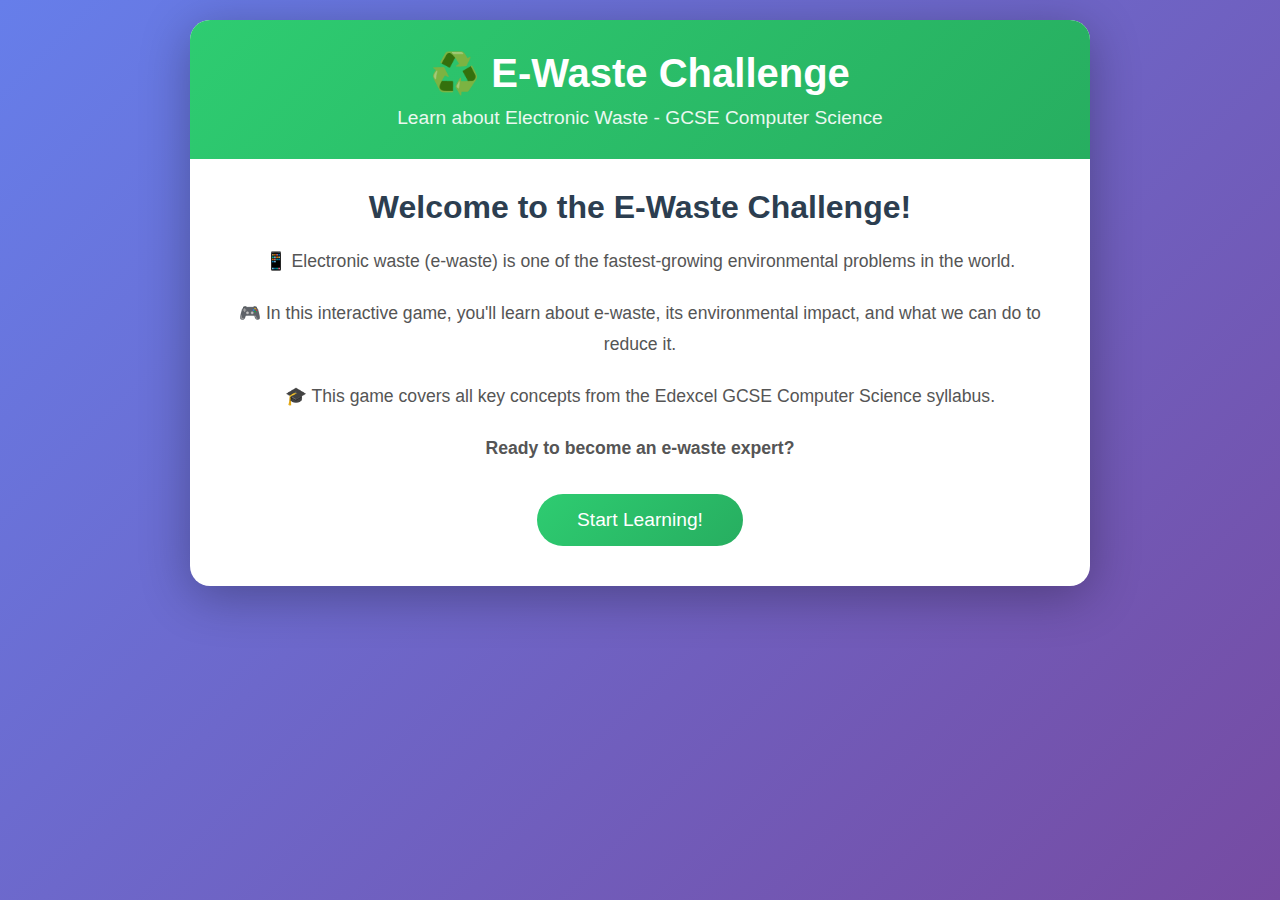
<file: ewaste.html>
<!DOCTYPE html>
<html lang="en">
<head>
    <meta charset="UTF-8">
    <meta name="viewport" content="width=device-width, initial-scale=1.0">
    <title>E-Waste Educational Game - GCSE Computer Science</title>
    <style>
        * {
            margin: 0;
            padding: 0;
            box-sizing: border-box;
        }

        body {
            font-family: 'Segoe UI', Tahoma, Geneva, Verdana, sans-serif;
            background: linear-gradient(135deg, #667eea 0%, #764ba2 100%);
            min-height: 100vh;
            padding: 20px;
        }

        .container {
            max-width: 900px;
            margin: 0 auto;
            background: white;
            border-radius: 20px;
            box-shadow: 0 10px 50px rgba(0, 0, 0, 0.3);
            overflow: hidden;
        }

        .header {
            background: linear-gradient(135deg, #2ecc71 0%, #27ae60 100%);
            color: white;
            padding: 30px;
            text-align: center;
        }

        .header h1 {
            font-size: 2.5em;
            margin-bottom: 10px;
        }

        .header p {
            font-size: 1.2em;
            opacity: 0.9;
        }

        .game-area {
            padding: 30px;
        }

        .screen {
            display: none;
        }

        .screen.active {
            display: block;
            animation: fadeIn 0.5s;
        }

        @keyframes fadeIn {
            from { opacity: 0; transform: translateY(20px); }
            to { opacity: 1; transform: translateY(0); }
        }

        .intro-screen {
            text-align: center;
        }

        .intro-screen h2 {
            color: #2c3e50;
            margin-bottom: 20px;
            font-size: 2em;
        }

        .intro-screen p {
            color: #555;
            line-height: 1.8;
            margin-bottom: 20px;
            font-size: 1.1em;
        }

        .btn {
            background: linear-gradient(135deg, #3498db 0%, #2980b9 100%);
            color: white;
            border: none;
            padding: 15px 40px;
            font-size: 1.2em;
            border-radius: 50px;
            cursor: pointer;
            transition: transform 0.2s, box-shadow 0.2s;
            margin: 10px;
        }

        .btn:hover {
            transform: translateY(-3px);
            box-shadow: 0 5px 20px rgba(52, 152, 219, 0.4);
        }

        .btn:active {
            transform: translateY(-1px);
        }

        .btn-success {
            background: linear-gradient(135deg, #2ecc71 0%, #27ae60 100%);
        }

        .btn-danger {
            background: linear-gradient(135deg, #e74c3c 0%, #c0392b 100%);
        }

        .question-card {
            background: #f8f9fa;
            border-radius: 15px;
            padding: 25px;
            margin-bottom: 20px;
            border-left: 5px solid #3498db;
        }

        .question-card h3 {
            color: #2c3e50;
            margin-bottom: 15px;
            font-size: 1.3em;
        }

        .question-card p {
            color: #555;
            line-height: 1.6;
            margin-bottom: 15px;
        }

        .options {
            display: grid;
            gap: 10px;
            margin-top: 15px;
        }

        .option {
            background: white;
            border: 2px solid #ddd;
            padding: 15px;
            border-radius: 10px;
            cursor: pointer;
            transition: all 0.3s;
            text-align: left;
        }

        .option:hover {
            border-color: #3498db;
            transform: translateX(5px);
            background: #ecf0f1;
        }

        .option.selected {
            border-color: #3498db;
            background: #e3f2fd;
        }

        .option.correct {
            border-color: #2ecc71;
            background: #d4edda;
        }

        .option.incorrect {
            border-color: #e74c3c;
            background: #f8d7da;
        }

        .option.disabled {
            cursor: not-allowed;
            opacity: 0.6;
        }

        .feedback {
            margin-top: 20px;
            padding: 15px;
            border-radius: 10px;
            display: none;
        }

        .feedback.show {
            display: block;
            animation: slideDown 0.3s;
        }

        @keyframes slideDown {
            from { opacity: 0; transform: translateY(-10px); }
            to { opacity: 1; transform: translateY(0); }
        }

        .feedback.correct {
            background: #d4edda;
            color: #155724;
            border: 2px solid #c3e6cb;
        }

        .feedback.incorrect {
            background: #f8d7da;
            color: #721c24;
            border: 2px solid #f5c6cb;
        }

        .score-display {
            background: linear-gradient(135deg, #f39c12 0%, #e67e22 100%);
            color: white;
            padding: 20px;
            border-radius: 10px;
            text-align: center;
            margin-bottom: 20px;
            font-size: 1.3em;
        }

        .progress-bar {
            background: #ecf0f1;
            height: 20px;
            border-radius: 10px;
            overflow: hidden;
            margin-bottom: 20px;
        }

        .progress-fill {
            background: linear-gradient(90deg, #3498db 0%, #2ecc71 100%);
            height: 100%;
            transition: width 0.5s;
            display: flex;
            align-items: center;
            justify-content: center;
            color: white;
            font-weight: bold;
            font-size: 0.9em;
        }

        .topic-card {
            background: linear-gradient(135deg, #667eea 0%, #764ba2 100%);
            color: white;
            padding: 20px;
            border-radius: 15px;
            margin-bottom: 15px;
            cursor: pointer;
            transition: transform 0.3s;
        }

        .topic-card:hover {
            transform: scale(1.05);
        }

        .topic-card h3 {
            margin-bottom: 10px;
        }

        .topic-card p {
            opacity: 0.9;
            font-size: 0.95em;
        }

        .results-screen {
            text-align: center;
        }

        .results-screen h2 {
            color: #2c3e50;
            margin-bottom: 20px;
            font-size: 2.5em;
        }

        .score-circle {
            width: 200px;
            height: 200px;
            border-radius: 50%;
            background: linear-gradient(135deg, #2ecc71 0%, #27ae60 100%);
            color: white;
            display: flex;
            flex-direction: column;
            align-items: center;
            justify-content: center;
            margin: 30px auto;
            font-size: 3em;
            font-weight: bold;
            box-shadow: 0 10px 30px rgba(46, 204, 113, 0.3);
        }

        .score-circle small {
            font-size: 0.3em;
            margin-top: 10px;
        }

        .summary {
            background: #f8f9fa;
            padding: 20px;
            border-radius: 15px;
            margin: 20px 0;
            text-align: left;
        }

        .summary h3 {
            color: #2c3e50;
            margin-bottom: 15px;
        }

        .summary-item {
            padding: 10px;
            margin-bottom: 10px;
            border-left: 4px solid #3498db;
            background: white;
            border-radius: 5px;
        }

        .summary-item.correct {
            border-left-color: #2ecc71;
        }

        .summary-item.incorrect {
            border-left-color: #e74c3c;
        }

        .drag-drop-area {
            display: grid;
            grid-template-columns: 1fr 1fr;
            gap: 20px;
            margin: 20px 0;
        }

        .drag-zone {
            min-height: 200px;
            border: 3px dashed #3498db;
            border-radius: 15px;
            padding: 15px;
            background: #f8f9fa;
        }

        .drag-zone h4 {
            color: #2c3e50;
            margin-bottom: 15px;
            text-align: center;
        }

        .draggable {
            background: white;
            border: 2px solid #ddd;
            padding: 12px;
            margin: 8px;
            border-radius: 8px;
            cursor: move;
            transition: all 0.3s;
        }

        .draggable:hover {
            border-color: #3498db;
            box-shadow: 0 3px 10px rgba(52, 152, 219, 0.3);
        }

        .draggable.dragging {
            opacity: 0.5;
        }

        .drag-zone.over {
            background: #e3f2fd;
            border-color: #2ecc71;
        }

        .info-box {
            background: #fff3cd;
            border: 2px solid #ffc107;
            border-radius: 10px;
            padding: 15px;
            margin: 15px 0;
        }

        .info-box strong {
            color: #856404;
        }

        .toxic-materials {
            display: grid;
            grid-template-columns: repeat(auto-fit, minmax(150px, 1fr));
            gap: 15px;
            margin: 20px 0;
        }

        .material-card {
            background: #fff;
            border: 2px solid #e74c3c;
            border-radius: 10px;
            padding: 15px;
            text-align: center;
            transition: transform 0.3s;
        }

        .material-card:hover {
            transform: scale(1.1);
            box-shadow: 0 5px 15px rgba(231, 76, 60, 0.3);
        }

        .material-card .icon {
            font-size: 2em;
            margin-bottom: 10px;
        }

        @media (max-width: 768px) {
            .header h1 {
                font-size: 1.8em;
            }
            
            .drag-drop-area {
                grid-template-columns: 1fr;
            }
            
            .score-circle {
                width: 150px;
                height: 150px;
                font-size: 2em;
            }
        }
    </style>
</head>
<body>
    <div class="container">
        <div class="header">
            <h1>♻️ E-Waste Challenge</h1>
            <p>Learn about Electronic Waste - GCSE Computer Science</p>
        </div>

        <div class="game-area">
            <!-- Introduction Screen -->
            <div id="intro-screen" class="screen active">
                <div class="intro-screen">
                    <h2>Welcome to the E-Waste Challenge!</h2>
                    <p>📱 Electronic waste (e-waste) is one of the fastest-growing environmental problems in the world.</p>
                    <p>🎮 In this interactive game, you'll learn about e-waste, its environmental impact, and what we can do to reduce it.</p>
                    <p>🎓 This game covers all key concepts from the Edexcel GCSE Computer Science syllabus.</p>
                    <p><strong>Ready to become an e-waste expert?</strong></p>
                    <button class="btn btn-success" onclick="startGame()">Start Learning!</button>
                </div>
            </div>

            <!-- Level Selection Screen -->
            <div id="level-select" class="screen">
                <h2 style="text-align: center; color: #2c3e50; margin-bottom: 30px;">Choose Your Learning Path</h2>
                
                <div class="topic-card" onclick="startLevel(1)">
                    <h3>📱 Level 1: What is E-Waste?</h3>
                    <p>Learn the definition and examples of electronic waste</p>
                </div>

                <div class="topic-card" onclick="startLevel(2)">
                    <h3>⚡ Level 2: Causes of E-Waste</h3>
                    <p>Understand why e-waste is increasing rapidly</p>
                </div>

                <div class="topic-card" onclick="startLevel(3)">
                    <h3>🌍 Level 3: Environmental Impact</h3>
                    <p>Discover the toxic effects on our planet</p>
                </div>

                <div class="topic-card" onclick="startLevel(4)">
                    <h3>🔒 Level 4: Data Security Risks</h3>
                    <p>Learn about the dangers of improper disposal</p>
                </div>

                <div class="topic-card" onclick="startLevel(5)">
                    <h3>⚖️ Level 5: Ethical Issues</h3>
                    <p>Explore global responsibility and fairness</p>
                </div>

                <div class="topic-card" onclick="startLevel(6)">
                    <h3>♻️ Level 6: Reducing E-Waste</h3>
                    <p>Solutions to minimize environmental harm</p>
                </div>

                <div class="topic-card" onclick="startLevel(7)">
                    <h3>📜 Level 7: Legislation & Regulation</h3>
                    <p>Understanding WEEE and RoHS directives</p>
                </div>

                <div style="text-align: center; margin-top: 30px;">
                    <button class="btn" onclick="startFinalQuiz()">Take Final Quiz</button>
                </div>
            </div>

            <!-- Game Screen -->
            <div id="game-screen" class="screen">
                <div class="score-display">
                    <span id="score-text">Score: <span id="score">0</span></span>
                    <span style="margin: 0 20px;">|</span>
                    <span>Level: <span id="current-level">1</span></span>
                </div>

                <div class="progress-bar">
                    <div id="progress-fill" class="progress-fill" style="width: 0%">0%</div>
                </div>

                <div id="question-container"></div>

                <div style="text-align: center; margin-top: 20px;">
                    <button class="btn" id="next-btn" onclick="nextQuestion()" style="display: none;">Next Question</button>
                    <button class="btn" onclick="goToLevelSelect()">Back to Levels</button>
                </div>
            </div>

            <!-- Results Screen -->
            <div id="results-screen" class="screen">
                <div class="results-screen">
                    <h2>🎉 Quiz Complete!</h2>
                    <div class="score-circle">
                        <div>
                            <span id="final-score">0</span>%
                            <small>Score</small>
                        </div>
                    </div>
                    <div id="results-summary" class="summary"></div>
                    <button class="btn btn-success" onclick="goToLevelSelect()">Choose Another Level</button>
                    <button class="btn" onclick="restartGame()">Start Over</button>
                </div>
            </div>
        </div>
    </div>

    <script>
        // Game State
        let currentLevel = 0;
        let currentQuestion = 0;
        let score = 0;
        let answers = [];
        let questions = [];

        // Question Database - Organized by level
        const levelQuestions = {
            1: [ // What is E-Waste?
                {
                    question: "What does 'e-waste' stand for?",
                    options: [
                        "Electronic waste",
                        "Electrical water",
                        "Energy waste",
                        "Environmental waste"
                    ],
                    correct: 0,
                    explanation: "E-waste refers to electronic waste - discarded electronic devices and components."
                },
                {
                    question: "Which of the following is an example of e-waste?",
                    options: [
                        "Plastic bottles",
                        "Old smartphones",
                        "Food packaging",
                        "Paper documents"
                    ],
                    correct: 1,
                    explanation: "Old smartphones are electronic devices that become e-waste when discarded."
                },
                {
                    question: "Which of these items would NOT be classified as e-waste?",
                    options: [
                        "Computer monitors",
                        "Wooden furniture",
                        "Circuit boards",
                        "Computer keyboards"
                    ],
                    correct: 1,
                    explanation: "Wooden furniture is not electronic, so it's not e-waste. E-waste only includes electronic devices and components."
                },
                {
                    question: "What defines when a device becomes e-waste?",
                    options: [
                        "When it's more than 5 years old",
                        "When it's no longer in use or has reached the end of its life cycle",
                        "When it's broken beyond repair",
                        "When a newer model is released"
                    ],
                    correct: 1,
                    explanation: "Devices become e-waste when they are no longer in use or have reached the end of their life cycle."
                }
            ],
            2: [ // Causes of E-Waste
                {
                    question: "What is 'planned obsolescence'?",
                    options: [
                        "Planning to recycle old devices",
                        "Designing products with a limited lifespan to encourage replacement",
                        "Creating repair centers",
                        "Making products more durable"
                    ],
                    correct: 1,
                    explanation: "Planned obsolescence is when products are designed with limited lifespans, encouraging consumers to buy new ones."
                },
                {
                    question: "Which factor contributes most to rapid e-waste generation?",
                    options: [
                        "Better recycling programs",
                        "Rapid technological change and short product life cycles",
                        "Increased product durability",
                        "Higher repair costs"
                    ],
                    correct: 1,
                    explanation: "Rapid technological change and short product life cycles mean devices become outdated quickly, creating more e-waste."
                },
                {
                    question: "Why are repairs often not economical?",
                    options: [
                        "Parts are too readily available",
                        "Falling prices make buying new devices cheaper than repairing old ones",
                        "All devices are easy to repair",
                        "Repair shops are everywhere"
                    ],
                    correct: 1,
                    explanation: "As prices of new devices fall, it often becomes cheaper to buy new rather than repair, contributing to e-waste."
                },
                {
                    question: "What drives consumers to replace devices that still work?",
                    options: [
                        "Legal requirements",
                        "Desire for new or more powerful devices",
                        "Government mandates",
                        "Environmental concerns"
                    ],
                    correct: 1,
                    explanation: "The desire for newer, more powerful devices drives consumers to replace perfectly functional electronics."
                }
            ],
            3: [ // Environmental Impact
                {
                    question: "Which toxic material is commonly found in electronic devices?",
                    options: [
                        "Carbon dioxide",
                        "Lead and mercury",
                        "Oxygen",
                        "Water"
                    ],
                    correct: 1,
                    explanation: "Electronic devices often contain toxic materials like lead, mercury, cadmium, and arsenic."
                },
                {
                    question: "What happens when toxic materials from e-waste leak into the environment?",
                    options: [
                        "They help plants grow",
                        "They contaminate soil and water",
                        "They evaporate harmlessly",
                        "They become nutrients"
                    ],
                    correct: 1,
                    explanation: "Toxic materials like lead and mercury can leak into soil and water, causing serious environmental contamination."
                },
                {
                    question: "Why are the plastics in e-waste particularly problematic?",
                    options: [
                        "They are too heavy",
                        "They are non-biodegradable and persist in the environment",
                        "They are too cheap",
                        "They are too colorful"
                    ],
                    correct: 1,
                    explanation: "Non-biodegradable plastics from e-waste persist in the environment for hundreds of years."
                },
                {
                    question: "What is released when e-waste is burned to recover metals?",
                    options: [
                        "Clean water vapor",
                        "Harmful gases causing air pollution",
                        "Oxygen",
                        "Nutrients"
                    ],
                    correct: 1,
                    explanation: "Burning e-waste to recover metals releases harmful gases, causing air pollution and health problems."
                },
                {
                    question: "Which hazardous substance is restricted by regulations in electronics?",
                    options: [
                        "Silicon",
                        "Cadmium",
                        "Copper",
                        "Aluminum"
                    ],
                    correct: 1,
                    explanation: "Cadmium is a toxic substance that regulations like RoHS aim to restrict in electronic products."
                }
            ],
            4: [ // Data Security Risks
                {
                    question: "Why is data security a concern with e-waste?",
                    options: [
                        "Old devices are too slow",
                        "Devices may still contain personal or sensitive data",
                        "Batteries might explode",
                        "Screens can break"
                    ],
                    correct: 1,
                    explanation: "Old devices may still contain personal or sensitive data that could be accessed if not properly wiped."
                },
                {
                    question: "What should you do before disposing of an old device?",
                    options: [
                        "Paint it a different color",
                        "Properly wipe or destroy all data",
                        "Install new software",
                        "Charge the battery fully"
                    ],
                    correct: 1,
                    explanation: "All personal and sensitive data should be properly wiped or destroyed before disposing of devices."
                },
                {
                    question: "What risk exists if data is not properly erased from e-waste?",
                    options: [
                        "The device won't turn on",
                        "Identity theft and privacy breaches",
                        "The device will work better",
                        "It will be easier to recycle"
                    ],
                    correct: 1,
                    explanation: "Improperly erased data can lead to identity theft, privacy breaches, and unauthorized access to sensitive information."
                }
            ],
            5: [ // Ethical Issues
                {
                    question: "Where is much of the world's e-waste exported to?",
                    options: [
                        "Wealthy nations",
                        "Developing countries",
                        "Antarctica",
                        "Space stations"
                    ],
                    correct: 1,
                    explanation: "Much e-waste is exported to developing countries where unsafe recycling practices harm workers and the environment."
                },
                {
                    question: "What ethical concern does e-waste export raise?",
                    options: [
                        "Shipping costs",
                        "Fairness and responsibility in global waste management",
                        "Device compatibility",
                        "Language barriers"
                    ],
                    correct: 1,
                    explanation: "Exporting e-waste raises concerns about fairness and responsibility, as it often exploits developing nations."
                },
                {
                    question: "How are workers in developing countries affected by e-waste?",
                    options: [
                        "They get higher wages",
                        "Unsafe recycling practices harm their health",
                        "They receive free electronics",
                        "They get better education"
                    ],
                    correct: 1,
                    explanation: "Workers in developing countries often use unsafe recycling methods that expose them to toxic materials and health risks."
                },
                {
                    question: "Who should be responsible for managing e-waste?",
                    options: [
                        "Only consumers",
                        "Manufacturers, consumers, and governments working together",
                        "Only the recycling industry",
                        "Only developing countries"
                    ],
                    correct: 1,
                    explanation: "Managing e-waste requires shared responsibility among manufacturers, consumers, and governments."
                }
            ],
            6: [ // Reducing E-Waste
                {
                    question: "What is the benefit of recycling e-waste?",
                    options: [
                        "It makes devices slower",
                        "It recovers valuable metals and materials",
                        "It makes devices heavier",
                        "It increases pollution"
                    ],
                    correct: 1,
                    explanation: "Recycling e-waste allows us to recover valuable metals and materials, reducing the need for mining."
                },
                {
                    question: "How does refurbishing help reduce e-waste?",
                    options: [
                        "It makes devices worse",
                        "It extends product life by repairing and reusing",
                        "It creates more waste",
                        "It makes devices obsolete faster"
                    ],
                    correct: 1,
                    explanation: "Refurbishing extends the life of products by repairing and reusing them, keeping them out of landfills longer."
                },
                {
                    question: "What does 'design for sustainability' mean?",
                    options: [
                        "Making products that break quickly",
                        "Designing products that are easier to upgrade, repair, or recycle",
                        "Using more toxic materials",
                        "Making products more expensive"
                    ],
                    correct: 1,
                    explanation: "Design for sustainability means creating products that are modular, repairable, and easier to recycle."
                },
                {
                    question: "Where should e-waste be disposed of?",
                    options: [
                        "Regular household bins",
                        "Certified e-waste recycling centres",
                        "Rivers or oceans",
                        "Roadside ditches"
                    ],
                    correct: 1,
                    explanation: "E-waste should only be disposed of at certified recycling centres that can safely handle toxic materials."
                },
                {
                    question: "Which action helps reduce e-waste the most?",
                    options: [
                        "Buying new devices every month",
                        "Using devices longer and repairing when possible",
                        "Throwing devices in regular trash",
                        "Buying multiple devices at once"
                    ],
                    correct: 1,
                    explanation: "Using devices for longer periods and repairing them when possible significantly reduces e-waste generation."
                }
            ],
            7: [ // Legislation & Regulation
                {
                    question: "What does WEEE stand for?",
                    options: [
                        "World Energy and Environment",
                        "Waste Electrical and Electronic Equipment",
                        "Western European Energy Exchange",
                        "Water and Environmental Engineering"
                    ],
                    correct: 1,
                    explanation: "WEEE stands for Waste Electrical and Electronic Equipment - a directive for managing e-waste."
                },
                {
                    question: "What does the WEEE Directive require?",
                    options: [
                        "Consumers to pay more taxes",
                        "Manufacturers to take responsibility for collecting and recycling products",
                        "All electronics to be free",
                        "Devices to last forever"
                    ],
                    correct: 1,
                    explanation: "The WEEE Directive requires manufacturers to take responsibility for collecting and recycling their electronic products."
                },
                {
                    question: "What does RoHS stand for?",
                    options: [
                        "Return of Hazardous Substances",
                        "Restriction of Hazardous Substances",
                        "Removal of Heavy Stones",
                        "Recycling of Hardware Systems"
                    ],
                    correct: 1,
                    explanation: "RoHS stands for Restriction of Hazardous Substances - it limits toxic materials in electronics."
                },
                {
                    question: "What is the main purpose of the RoHS Directive?",
                    options: [
                        "To make electronics more expensive",
                        "To limit the use of toxic substances in electronic products",
                        "To ban all electronics",
                        "To increase manufacturing costs"
                    ],
                    correct: 1,
                    explanation: "RoHS limits the use of toxic substances like lead, mercury, and cadmium in electronic products."
                },
                {
                    question: "Why is legislation like WEEE and RoHS important?",
                    options: [
                        "To increase company profits",
                        "To protect the environment and human health from e-waste",
                        "To make electronics harder to buy",
                        "To reduce consumer choice"
                    ],
                    correct: 1,
                    explanation: "These regulations protect the environment and human health by ensuring proper e-waste management and reducing toxic materials."
                }
            ]
        };

        // Comprehensive final quiz
        const finalQuiz = [
            {
                question: "Which statement best defines e-waste?",
                options: [
                    "Any waste from factories",
                    "Discarded electronic devices and components no longer in use",
                    "Waste from power plants",
                    "All household waste"
                ],
                correct: 1,
                explanation: "E-waste specifically refers to discarded electronic devices and components that are no longer in use."
            },
            {
                question: "What is a major cause of increasing e-waste?",
                options: [
                    "Devices lasting too long",
                    "Rapid technological change and planned obsolescence",
                    "Cheaper repair costs",
                    "Fewer new products being released"
                ],
                correct: 1,
                explanation: "Rapid technological change and planned obsolescence drive constant device replacement."
            },
            {
                question: "Which toxic substance is commonly found in e-waste?",
                options: [
                    "Salt",
                    "Mercury",
                    "Sugar",
                    "Vitamin C"
                ],
                correct: 1,
                explanation: "Mercury is one of several toxic substances found in electronic devices."
            },
            {
                question: "Why must data be wiped from devices before disposal?",
                options: [
                    "To make them lighter",
                    "To prevent identity theft and privacy breaches",
                    "To improve battery life",
                    "To make screens brighter"
                ],
                correct: 1,
                explanation: "Wiping data prevents unauthorized access to personal and sensitive information."
            },
            {
                question: "What ethical issue is associated with e-waste export?",
                options: [
                    "Higher profits for manufacturers",
                    "Unsafe recycling practices harming workers in developing countries",
                    "Better internet speeds",
                    "Improved technology"
                ],
                correct: 1,
                explanation: "Exporting e-waste often leads to unsafe recycling practices that harm workers in developing nations."
            },
            {
                question: "Which method helps reduce e-waste?",
                options: [
                    "Buying new devices frequently",
                    "Refurbishing and repairing devices",
                    "Throwing devices in regular trash",
                    "Ignoring old electronics"
                ],
                correct: 1,
                explanation: "Refurbishing and repairing extends device life, reducing e-waste generation."
            },
            {
                question: "What does the WEEE Directive require manufacturers to do?",
                options: [
                    "Make cheaper products",
                    "Take responsibility for collecting and recycling their products",
                    "Stop making electronics",
                    "Increase prices"
                ],
                correct: 1,
                explanation: "WEEE requires manufacturers to manage the collection and recycling of their products."
            },
            {
                question: "What is the purpose of the RoHS Directive?",
                options: [
                    "To ban all electronics",
                    "To restrict hazardous substances in electronic products",
                    "To make electronics more expensive",
                    "To reduce consumer rights"
                ],
                correct: 1,
                explanation: "RoHS restricts the use of hazardous substances like lead and mercury in electronics."
            },
            {
                question: "What environmental problem is caused by burning e-waste?",
                options: [
                    "Cleaner air",
                    "Release of harmful gases and air pollution",
                    "Better water quality",
                    "Healthier soil"
                ],
                correct: 1,
                explanation: "Burning e-waste releases toxic gases, causing air pollution and health hazards."
            },
            {
                question: "Where should e-waste be properly disposed of?",
                options: [
                    "In regular household bins",
                    "At certified e-waste recycling centres",
                    "In rivers",
                    "Anywhere convenient"
                ],
                correct: 1,
                explanation: "Certified recycling centres have proper facilities to safely handle toxic materials in e-waste."
            }
        ];

        function startGame() {
            showScreen('level-select');
        }

        function startLevel(level) {
            currentLevel = level;
            currentQuestion = 0;
            score = 0;
            answers = [];
            questions = levelQuestions[level];
            
            document.getElementById('current-level').textContent = level;
            document.getElementById('score').textContent = score;
            
            showScreen('game-screen');
            loadQuestion();
        }

        function startFinalQuiz() {
            currentLevel = 'final';
            currentQuestion = 0;
            score = 0;
            answers = [];
            questions = finalQuiz;
            
            document.getElementById('current-level').textContent = 'Final';
            document.getElementById('score').textContent = score;
            
            showScreen('game-screen');
            loadQuestion();
        }

        function loadQuestion() {
            if (currentQuestion >= questions.length) {
                showResults();
                return;
            }

            const question = questions[currentQuestion];
            const progress = ((currentQuestion + 1) / questions.length * 100).toFixed(0);
            
            document.getElementById('progress-fill').style.width = progress + '%';
            document.getElementById('progress-fill').textContent = progress + '%';

            const container = document.getElementById('question-container');
            container.innerHTML = `
                <div class="question-card">
                    <h3>Question ${currentQuestion + 1} of ${questions.length}</h3>
                    <p>${question.question}</p>
                    <div class="options" id="options-container">
                        ${question.options.map((option, index) => 
                            `<div class="option" onclick="selectAnswer(${index})" data-index="${index}">
                                ${option}
                            </div>`
                        ).join('')}
                    </div>
                    <div id="feedback" class="feedback"></div>
                </div>
            `;

            document.getElementById('next-btn').style.display = 'none';
        }

        function selectAnswer(selectedIndex) {
            const question = questions[currentQuestion];
            const options = document.querySelectorAll('.option');
            const feedback = document.getElementById('feedback');
            
            // Disable all options
            options.forEach(option => {
                option.classList.add('disabled');
                option.onclick = null;
            });

            // Mark correct and incorrect
            options[selectedIndex].classList.add('selected');
            options[question.correct].classList.add('correct');
            
            if (selectedIndex !== question.correct) {
                options[selectedIndex].classList.add('incorrect');
            }

            // Show feedback
            const isCorrect = selectedIndex === question.correct;
            feedback.className = 'feedback show ' + (isCorrect ? 'correct' : 'incorrect');
            feedback.innerHTML = `
                <strong>${isCorrect ? '✓ Correct!' : '✗ Incorrect'}</strong><br>
                ${question.explanation}
            `;

            // Update score
            if (isCorrect) {
                score++;
                document.getElementById('score').textContent = score;
            }

            // Store answer
            answers.push({
                question: question.question,
                selected: question.options[selectedIndex],
                correct: question.options[question.correct],
                isCorrect: isCorrect
            });

            // Show next button
            document.getElementById('next-btn').style.display = 'inline-block';
        }

        function nextQuestion() {
            currentQuestion++;
            loadQuestion();
        }

        function showResults() {
            const percentage = Math.round((score / questions.length) * 100);
            document.getElementById('final-score').textContent = percentage;

            let summaryHTML = '<h3>Your Performance:</h3>';
            answers.forEach((answer, index) => {
                summaryHTML += `
                    <div class="summary-item ${answer.isCorrect ? 'correct' : 'incorrect'}">
                        <strong>Q${index + 1}:</strong> ${answer.question}<br>
                        <strong>Your answer:</strong> ${answer.selected}<br>
                        ${!answer.isCorrect ? `<strong>Correct answer:</strong> ${answer.correct}<br>` : ''}
                    </div>
                `;
            });

            document.getElementById('results-summary').innerHTML = summaryHTML;
            
            // Update score circle color based on performance
            const circle = document.querySelector('.score-circle');
            if (percentage >= 80) {
                circle.style.background = 'linear-gradient(135deg, #2ecc71 0%, #27ae60 100%)';
            } else if (percentage >= 60) {
                circle.style.background = 'linear-gradient(135deg, #f39c12 0%, #e67e22 100%)';
            } else {
                circle.style.background = 'linear-gradient(135deg, #e74c3c 0%, #c0392b 100%)';
            }

            showScreen('results-screen');
        }

        function showScreen(screenId) {
            document.querySelectorAll('.screen').forEach(screen => {
                screen.classList.remove('active');
            });
            document.getElementById(screenId).classList.add('active');
        }

        function goToLevelSelect() {
            showScreen('level-select');
        }

        function restartGame() {
            currentLevel = 0;
            currentQuestion = 0;
            score = 0;
            answers = [];
            showScreen('intro-screen');
        }

        // Initialize game
        document.addEventListener('DOMContentLoaded', function() {
            console.log('E-Waste Educational Game Loaded');
        });
    </script>
</body>
</html>
</file>
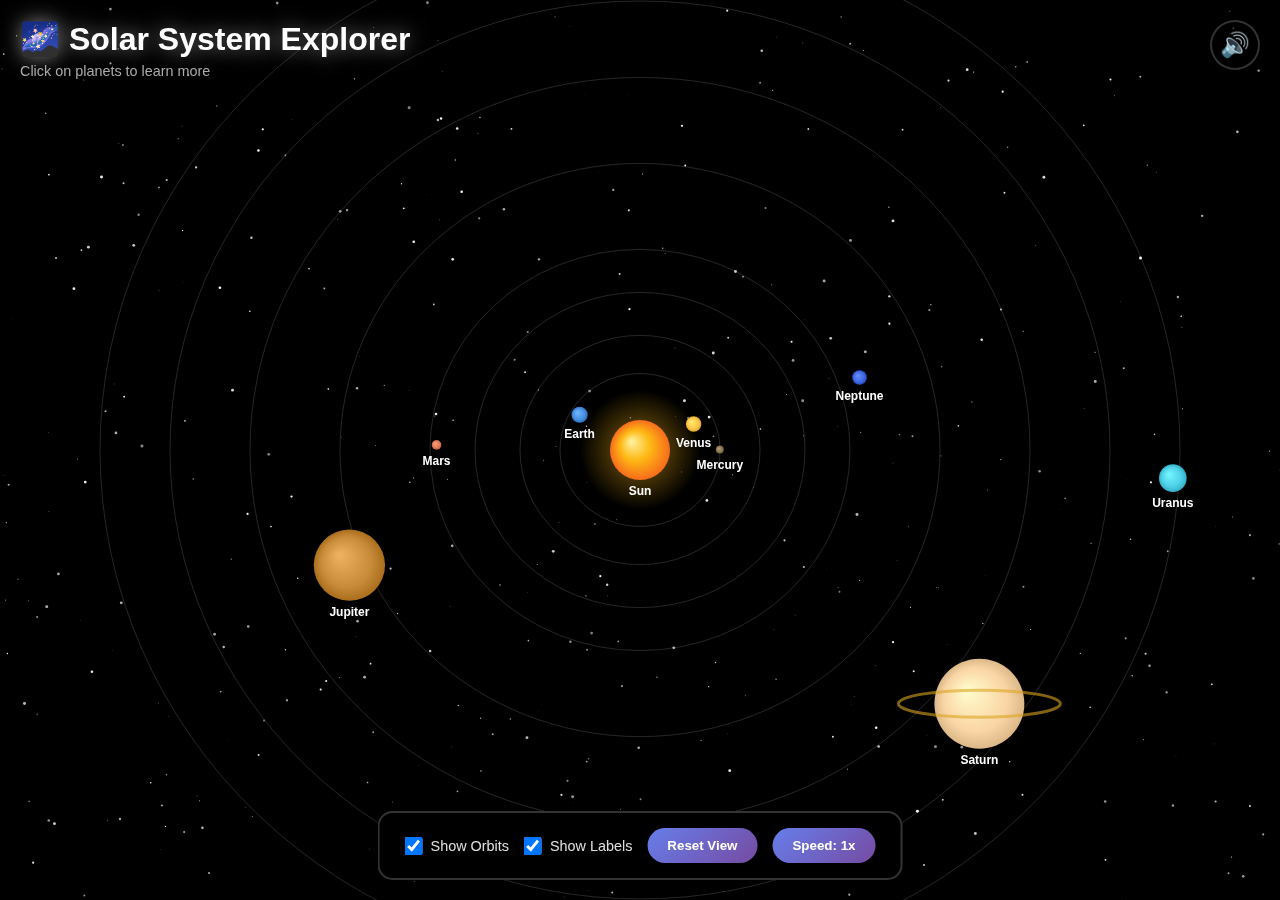
<file: solarsystem.html>
<!DOCTYPE html>
<html lang="en">
<head>
    <meta charset="UTF-8">
    <meta name="viewport" content="width=device-width, initial-scale=1.0">
    <title>Solar System Simulation - Interactive 3D</title>
    <style>
        * {
            margin: 0;
            padding: 0;
            box-sizing: border-box;
        }

        body {
            font-family: 'Segoe UI', Tahoma, Geneva, Verdana, sans-serif;
            background: #000;
            overflow: hidden;
            color: white;
        }

        #canvas {
            display: block;
            width: 100%;
            height: 100vh;
            cursor: grab;
            background: radial-gradient(ellipse at center, #0a0e27 0%, #000000 100%);
        }

        #canvas:active {
            cursor: grabbing;
        }

        .info-panel {
            position: fixed;
            top: 20px;
            right: 20px;
            background: rgba(0, 0, 0, 0.85);
            border: 2px solid rgba(255, 255, 255, 0.2);
            border-radius: 15px;
            padding: 20px;
            max-width: 350px;
            box-shadow: 0 8px 32px rgba(0, 0, 0, 0.5);
            backdrop-filter: blur(10px);
            transform: translateX(400px);
            transition: transform 0.3s ease-out;
            z-index: 100;
        }

        .info-panel.active {
            transform: translateX(0);
        }

        .info-panel h2 {
            color: #ffd700;
            margin-bottom: 15px;
            font-size: 1.8em;
            text-shadow: 0 0 10px rgba(255, 215, 0, 0.5);
        }

        .info-panel .fact {
            margin: 10px 0;
            line-height: 1.6;
            color: #e0e0e0;
        }

        .info-panel .fact strong {
            color: #4da6ff;
        }

        .close-btn {
            position: absolute;
            top: 10px;
            right: 10px;
            background: rgba(255, 255, 255, 0.2);
            border: none;
            color: white;
            width: 30px;
            height: 30px;
            border-radius: 50%;
            cursor: pointer;
            font-size: 18px;
            line-height: 1;
            transition: background 0.3s;
        }

        .close-btn:hover {
            background: rgba(255, 255, 255, 0.3);
        }

        .controls {
            position: fixed;
            bottom: 20px;
            left: 50%;
            transform: translateX(-50%);
            background: rgba(0, 0, 0, 0.85);
            border: 2px solid rgba(255, 255, 255, 0.2);
            border-radius: 15px;
            padding: 15px 25px;
            display: flex;
            gap: 15px;
            align-items: center;
            backdrop-filter: blur(10px);
            flex-wrap: wrap;
            justify-content: center;
            max-width: 90%;
            z-index: 100;
        }

        .controls button {
            padding: 10px 20px;
            background: linear-gradient(135deg, #667eea 0%, #764ba2 100%);
            border: none;
            border-radius: 20px;
            color: white;
            font-weight: bold;
            cursor: pointer;
            transition: all 0.3s ease;
            box-shadow: 0 4px 6px rgba(0, 0, 0, 0.3);
        }

        .controls button:hover {
            transform: translateY(-2px);
            box-shadow: 0 6px 12px rgba(0, 0, 0, 0.4);
        }

        .controls button:active {
            transform: translateY(0);
        }

        .controls label {
            display: flex;
            align-items: center;
            gap: 8px;
            color: #e0e0e0;
            font-size: 0.9em;
        }

        .controls input[type="checkbox"] {
            width: 18px;
            height: 18px;
            cursor: pointer;
        }

        .title {
            position: fixed;
            top: 20px;
            left: 20px;
            z-index: 100;
        }

        .title h1 {
            font-size: 2em;
            text-shadow: 0 0 20px rgba(255, 255, 255, 0.5);
            margin-bottom: 5px;
        }

        .title p {
            color: #aaa;
            font-size: 0.9em;
        }

        .loading {
            position: fixed;
            top: 50%;
            left: 50%;
            transform: translate(-50%, -50%);
            font-size: 1.5em;
            z-index: 200;
        }

        @media (max-width: 768px) {
            .title h1 {
                font-size: 1.5em;
            }

            .info-panel {
                top: 10px;
                right: 10px;
                left: 10px;
                max-width: none;
                padding: 15px;
            }

            .controls {
                bottom: 10px;
                padding: 10px 15px;
                gap: 10px;
            }

            .controls button {
                padding: 8px 15px;
                font-size: 0.9em;
            }
        }

        .audio-control {
            position: fixed;
            top: 20px;
            right: 20px;
            z-index: 99;
            background: rgba(0, 0, 0, 0.7);
            border: 2px solid rgba(255, 255, 255, 0.2);
            border-radius: 50%;
            width: 50px;
            height: 50px;
            display: flex;
            align-items: center;
            justify-content: center;
            cursor: pointer;
            transition: all 0.3s ease;
        }

        .audio-control:hover {
            background: rgba(0, 0, 0, 0.9);
            transform: scale(1.1);
        }

        .audio-control.playing::before {
            content: '🔊';
            font-size: 24px;
        }

        .audio-control.paused::before {
            content: '🔇';
            font-size: 24px;
        }

        @media (max-width: 768px) {
            .info-panel.active {
                transform: translateX(0);
            }
        }
    </style>
</head>
<body>
    <div class="loading" id="loading">Loading Solar System...</div>
    
    <div class="title">
        <h1>🌌 Solar System Explorer</h1>
        <p>Click on planets to learn more</p>
    </div>

    <div class="audio-control playing" id="audioControl" title="Toggle Music"></div>

    <canvas id="canvas"></canvas>

    <div class="info-panel" id="infoPanel">
        <button class="close-btn" onclick="closeInfo()">×</button>
        <h2 id="planetName">Select a Planet</h2>
        <div id="planetFacts"></div>
    </div>

    <div class="controls">
        <label>
            <input type="checkbox" id="showOrbitToggle" checked>
            Show Orbits
        </label>
        <label>
            <input type="checkbox" id="showLabelsToggle" checked>
            Show Labels
        </label>
        <button onclick="resetView()">Reset View</button>
        <button onclick="toggleSpeed()">Speed: <span id="speedText">1x</span></button>
    </div>

    <audio id="bgMusic" loop>
        <!-- We'll use a data URL for a simple ambient tone -->
    </audio>

    <script>
        // Canvas setup
        const canvas = document.getElementById('canvas');
        const ctx = canvas.getContext('2d');
        let width = canvas.width = window.innerWidth;
        let height = canvas.height = window.innerHeight;

        // Camera/View properties
        let camera = {
            x: 0,
            y: 0,
            z: 0,
            zoom: 1,
            rotation: 0,
            tilt: 0.3
        };

        let isDragging = false;
        let lastMouseX = 0;
        let lastMouseY = 0;
        let selectedPlanet = null;
        let animationSpeed = 1;

        // Planet data with realistic information
        const celestialBodies = [
            {
                name: 'Sun',
                radius: 30,
                distance: 0,
                speed: 0,
                color: '#FDB813',
                glowColor: 'rgba(253, 184, 19, 0.5)',
                facts: [
                    '<strong>Type:</strong> G-type main-sequence star (Yellow Dwarf)',
                    '<strong>Mass:</strong> 1.989 × 10³⁰ kg (99.86% of solar system)',
                    '<strong>Temperature:</strong> Core ~15 million °C, Surface ~5,500 °C',
                    '<strong>Age:</strong> About 4.6 billion years old',
                    '<strong>Composition:</strong> 73% Hydrogen, 25% Helium, 2% other elements',
                    '<strong>Fun Fact:</strong> The Sun produces energy through nuclear fusion, converting 600 million tons of hydrogen into helium every second!'
                ]
            },
            {
                name: 'Mercury',
                radius: 4,
                distance: 80,
                speed: 0.04,
                color: '#8C7853',
                angle: 0,
                facts: [
                    '<strong>Distance from Sun:</strong> 57.9 million km (0.39 AU)',
                    '<strong>Diameter:</strong> 4,879 km (smallest planet)',
                    '<strong>Day Length:</strong> 59 Earth days',
                    '<strong>Year Length:</strong> 88 Earth days',
                    '<strong>Temperature:</strong> -173°C to 427°C',
                    '<strong>Moons:</strong> 0',
                    '<strong>Fun Fact:</strong> Mercury has the most eccentric orbit and is the fastest planet, zipping around the Sun at 47 km/s!'
                ]
            },
            {
                name: 'Venus',
                radius: 9,
                distance: 120,
                speed: 0.015,
                color: '#FFC649',
                angle: 45,
                facts: [
                    '<strong>Distance from Sun:</strong> 108.2 million km (0.72 AU)',
                    '<strong>Diameter:</strong> 12,104 km (similar to Earth)',
                    '<strong>Day Length:</strong> 243 Earth days (rotates backward!)',
                    '<strong>Year Length:</strong> 225 Earth days',
                    '<strong>Temperature:</strong> 462°C (hottest planet)',
                    '<strong>Moons:</strong> 0',
                    '<strong>Fun Fact:</strong> Venus rotates backward and has a day longer than its year! Its thick atmosphere traps heat, making it hotter than Mercury.'
                ]
            },
            {
                name: 'Earth',
                radius: 10,
                distance: 165,
                speed: 0.01,
                color: '#4A90E2',
                angle: 90,
                facts: [
                    '<strong>Distance from Sun:</strong> 149.6 million km (1.00 AU)',
                    '<strong>Diameter:</strong> 12,742 km',
                    '<strong>Day Length:</strong> 24 hours',
                    '<strong>Year Length:</strong> 365.25 days',
                    '<strong>Temperature:</strong> -88°C to 58°C (average 15°C)',
                    '<strong>Moons:</strong> 1 (The Moon)',
                    '<strong>Fun Fact:</strong> Earth is the only known planet with life! 71% of its surface is covered by water, earning it the nickname "The Blue Planet".'
                ]
            },
            {
                name: 'Mars',
                radius: 5,
                distance: 210,
                speed: 0.008,
                color: '#E27B58',
                angle: 135,
                facts: [
                    '<strong>Distance from Sun:</strong> 227.9 million km (1.52 AU)',
                    '<strong>Diameter:</strong> 6,779 km (about half of Earth)',
                    '<strong>Day Length:</strong> 24.6 hours (similar to Earth)',
                    '<strong>Year Length:</strong> 687 Earth days',
                    '<strong>Temperature:</strong> -87°C to -5°C',
                    '<strong>Moons:</strong> 2 (Phobos and Deimos)',
                    '<strong>Fun Fact:</strong> Mars is red due to iron oxide (rust) on its surface. It has the largest volcano in the solar system: Olympus Mons, at 21 km high!'
                ]
            },
            {
                name: 'Jupiter',
                radius: 22,
                distance: 300,
                speed: 0.002,
                color: '#C88B3A',
                angle: 180,
                facts: [
                    '<strong>Distance from Sun:</strong> 778.5 million km (5.20 AU)',
                    '<strong>Diameter:</strong> 139,820 km (11× Earth)',
                    '<strong>Day Length:</strong> 9.9 hours (fastest rotation)',
                    '<strong>Year Length:</strong> 11.86 Earth years',
                    '<strong>Temperature:</strong> -108°C (cloud tops)',
                    '<strong>Moons:</strong> 95 known moons',
                    '<strong>Fun Fact:</strong> Jupiter is the largest planet and has a Great Red Spot, a storm that has been raging for at least 400 years!'
                ]
            },
            {
                name: 'Saturn',
                radius: 19,
                distance: 390,
                speed: 0.0009,
                color: '#FAD5A5',
                angle: 225,
                hasRings: true,
                facts: [
                    '<strong>Distance from Sun:</strong> 1.43 billion km (9.54 AU)',
                    '<strong>Diameter:</strong> 116,460 km (9× Earth)',
                    '<strong>Day Length:</strong> 10.7 hours',
                    '<strong>Year Length:</strong> 29.46 Earth years',
                    '<strong>Temperature:</strong> -139°C',
                    '<strong>Moons:</strong> 146 known moons',
                    '<strong>Fun Fact:</strong> Saturn\'s rings are made of ice and rock particles. Saturn is so light it could float in water if there was a bathtub big enough!'
                ]
            },
            {
                name: 'Uranus',
                radius: 12,
                distance: 470,
                speed: 0.0004,
                color: '#4FD0E7',
                angle: 270,
                facts: [
                    '<strong>Distance from Sun:</strong> 2.87 billion km (19.19 AU)',
                    '<strong>Diameter:</strong> 50,724 km (4× Earth)',
                    '<strong>Day Length:</strong> 17.2 hours',
                    '<strong>Year Length:</strong> 84 Earth years',
                    '<strong>Temperature:</strong> -197°C (coldest planetary atmosphere)',
                    '<strong>Moons:</strong> 28 known moons',
                    '<strong>Fun Fact:</strong> Uranus rotates on its side at a 98° tilt! It was the first planet discovered using a telescope (1781).'
                ]
            },
            {
                name: 'Neptune',
                radius: 12,
                distance: 540,
                speed: 0.0001,
                color: '#4169E1',
                angle: 315,
                facts: [
                    '<strong>Distance from Sun:</strong> 4.50 billion km (30.07 AU)',
                    '<strong>Diameter:</strong> 49,244 km (nearly 4× Earth)',
                    '<strong>Day Length:</strong> 16.1 hours',
                    '<strong>Year Length:</strong> 164.8 Earth years',
                    '<strong>Temperature:</strong> -201°C',
                    '<strong>Moons:</strong> 16 known moons',
                    '<strong>Fun Fact:</strong> Neptune has the fastest winds in the solar system, reaching 2,100 km/h! It was discovered through mathematical predictions before being observed.'
                ]
            }
        ];

        // Stars background
        const stars = [];
        for (let i = 0; i < 500; i++) {
            stars.push({
                x: Math.random() * width,
                y: Math.random() * height,
                radius: Math.random() * 1.5,
                opacity: Math.random() * 0.5 + 0.5
            });
        }

        // Audio setup
        const audioControl = document.getElementById('audioControl');
        let audioContext;
        let oscillator;
        let gainNode;
        let isAudioPlaying = false;

        function createAmbientMusic() {
            if (!audioContext) {
                audioContext = new (window.AudioContext || window.webkitAudioContext)();
                
                // Create a simple ambient drone
                oscillator = audioContext.createOscillator();
                const oscillator2 = audioContext.createOscillator();
                const oscillator3 = audioContext.createOscillator();
                
                gainNode = audioContext.createGain();
                const filter = audioContext.createBiquadFilter();
                
                // Low ambient frequencies
                oscillator.frequency.value = 65.41; // C2
                oscillator2.frequency.value = 98.00; // G2
                oscillator3.frequency.value = 130.81; // C3
                
                oscillator.type = 'sine';
                oscillator2.type = 'sine';
                oscillator3.type = 'triangle';
                
                filter.type = 'lowpass';
                filter.frequency.value = 400;
                
                gainNode.gain.value = 0.08; // Low volume
                
                oscillator.connect(gainNode);
                oscillator2.connect(gainNode);
                oscillator3.connect(gainNode);
                gainNode.connect(filter);
                filter.connect(audioContext.destination);
                
                oscillator.start();
                oscillator2.start();
                oscillator3.start();
            }
            
            if (isAudioPlaying) {
                gainNode.gain.value = 0;
                audioControl.className = 'audio-control paused';
                isAudioPlaying = false;
            } else {
                if (audioContext.state === 'suspended') {
                    audioContext.resume();
                }
                gainNode.gain.setTargetAtTime(0.08, audioContext.currentTime, 0.5);
                audioControl.className = 'audio-control playing';
                isAudioPlaying = true;
            }
        }

        audioControl.addEventListener('click', createAmbientMusic);

        // Window resize handler
        window.addEventListener('resize', () => {
            width = canvas.width = window.innerWidth;
            height = canvas.height = window.innerHeight;
            
            // Regenerate stars for new dimensions
            stars.length = 0;
            for (let i = 0; i < 500; i++) {
                stars.push({
                    x: Math.random() * width,
                    y: Math.random() * height,
                    radius: Math.random() * 1.5,
                    opacity: Math.random() * 0.5 + 0.5
                });
            }
        });

        // Mouse/Touch controls
        canvas.addEventListener('mousedown', (e) => {
            isDragging = true;
            lastMouseX = e.clientX;
            lastMouseY = e.clientY;
        });

        canvas.addEventListener('mousemove', (e) => {
            if (isDragging) {
                const dx = e.clientX - lastMouseX;
                const dy = e.clientY - lastMouseY;
                camera.rotation += dx * 0.005;
                camera.tilt -= dy * 0.005;
                camera.tilt = Math.max(-Math.PI / 2, Math.min(Math.PI / 2, camera.tilt));
                lastMouseX = e.clientX;
                lastMouseY = e.clientY;
            }
        });

        canvas.addEventListener('mouseup', () => {
            isDragging = false;
        });

        canvas.addEventListener('click', (e) => {
            if (!isDragging) {
                checkPlanetClick(e.clientX, e.clientY);
            }
        });

        // Touch controls for mobile
        canvas.addEventListener('touchstart', (e) => {
            e.preventDefault();
            isDragging = true;
            const touch = e.touches[0];
            lastMouseX = touch.clientX;
            lastMouseY = touch.clientY;
        }, { passive: false });

        canvas.addEventListener('touchmove', (e) => {
            e.preventDefault();
            if (isDragging && e.touches.length === 1) {
                const touch = e.touches[0];
                const dx = touch.clientX - lastMouseX;
                const dy = touch.clientY - lastMouseY;
                camera.rotation += dx * 0.005;
                camera.tilt -= dy * 0.005;
                camera.tilt = Math.max(-Math.PI / 2, Math.min(Math.PI / 2, camera.tilt));
                lastMouseX = touch.clientX;
                lastMouseY = touch.clientY;
            }
        }, { passive: false });

        canvas.addEventListener('touchend', (e) => {
            e.preventDefault();
            if (e.touches.length === 0) {
                isDragging = false;
            }
        }, { passive: false });

        // Zoom with mouse wheel
        canvas.addEventListener('wheel', (e) => {
            e.preventDefault();
            camera.zoom *= (1 - e.deltaY * 0.001);
            camera.zoom = Math.max(0.3, Math.min(3, camera.zoom));
        }, { passive: false });

        // Check if a planet was clicked
        function checkPlanetClick(mouseX, mouseY) {
            for (let body of celestialBodies) {
                const pos = getScreenPosition(body);
                const dist = Math.sqrt(Math.pow(mouseX - pos.x, 2) + Math.pow(mouseY - pos.y, 2));
                
                if (dist < pos.radius) {
                    showInfo(body);
                    return;
                }
            }
        }

        // Show planet info
        function showInfo(body) {
            selectedPlanet = body;
            const panel = document.getElementById('infoPanel');
            const nameEl = document.getElementById('planetName');
            const factsEl = document.getElementById('planetFacts');
            
            nameEl.textContent = body.name;
            nameEl.style.color = body.color;
            
            factsEl.innerHTML = body.facts.map(fact => 
                `<div class="fact">${fact}</div>`
            ).join('');
            
            panel.classList.add('active');
        }

        function closeInfo() {
            document.getElementById('infoPanel').classList.remove('active');
            selectedPlanet = null;
        }

        function resetView() {
            camera.rotation = 0;
            camera.tilt = 0.3;
            camera.zoom = 1;
        }

        function toggleSpeed() {
            const speeds = [1, 2, 5, 10];
            const currentIndex = speeds.indexOf(animationSpeed);
            animationSpeed = speeds[(currentIndex + 1) % speeds.length];
            document.getElementById('speedText').textContent = animationSpeed + 'x';
        }

        // Convert 3D position to 2D screen coordinates
        function getScreenPosition(body) {
            let x, y, z;
            
            if (body.distance === 0) {
                // Sun is at center
                x = y = z = 0;
            } else {
                // Calculate planet position based on angle and distance
                x = Math.cos(body.angle) * body.distance;
                z = Math.sin(body.angle) * body.distance;
                y = 0;
            }
            
            // Apply camera rotation
            const cosRot = Math.cos(camera.rotation);
            const sinRot = Math.sin(camera.rotation);
            const rotX = x * cosRot - z * sinRot;
            const rotZ = x * sinRot + z * cosRot;
            
            // Apply camera tilt
            const cosTilt = Math.cos(camera.tilt);
            const sinTilt = Math.sin(camera.tilt);
            const tiltY = y * cosTilt - rotZ * sinTilt;
            const tiltZ = y * sinTilt + rotZ * cosTilt;
            
            // Simple perspective projection
            const perspective = 600 / (600 + tiltZ);
            const screenX = width / 2 + rotX * perspective * camera.zoom;
            const screenY = height / 2 + tiltY * perspective * camera.zoom;
            const screenRadius = body.radius * perspective * camera.zoom;
            
            return { x: screenX, y: screenY, radius: screenRadius, z: tiltZ };
        }

        // Draw everything
        function draw() {
            // Clear canvas
            ctx.fillStyle = '#000';
            ctx.fillRect(0, 0, width, height);
            
            // Draw stars
            ctx.fillStyle = '#fff';
            stars.forEach(star => {
                ctx.globalAlpha = star.opacity;
                ctx.beginPath();
                ctx.arc(star.x, star.y, star.radius, 0, Math.PI * 2);
                ctx.fill();
            });
            ctx.globalAlpha = 1;
            
            const showOrbits = document.getElementById('showOrbitToggle').checked;
            const showLabels = document.getElementById('showLabelsToggle').checked;
            
            // Draw orbits first (behind planets)
            if (showOrbits) {
                celestialBodies.forEach(body => {
                    if (body.distance > 0) {
                        ctx.strokeStyle = 'rgba(255, 255, 255, 0.15)';
                        ctx.lineWidth = 1;
                        ctx.beginPath();
                        
                        // Draw orbit as ellipse based on current view angle
                        const centerX = width / 2;
                        const centerY = height / 2;
                        const radiusX = body.distance * camera.zoom;
                        const radiusY = body.distance * camera.zoom * Math.cos(camera.tilt);
                        
                        ctx.ellipse(centerX, centerY, radiusX, radiusY, camera.rotation, 0, Math.PI * 2);
                        ctx.stroke();
                    }
                });
            }
            
            // Sort celestial bodies by z-depth for proper rendering
            const sortedBodies = [...celestialBodies].map(body => ({
                body,
                pos: getScreenPosition(body)
            })).sort((a, b) => a.pos.z - b.pos.z);
            
            // Draw celestial bodies
            sortedBodies.forEach(({ body, pos }) => {
                // Draw planet
                const gradient = ctx.createRadialGradient(
                    pos.x - pos.radius * 0.3,
                    pos.y - pos.radius * 0.3,
                    0,
                    pos.x,
                    pos.y,
                    pos.radius
                );
                
                if (body.name === 'Sun') {
                    // Sun glow effect
                    const glowGradient = ctx.createRadialGradient(pos.x, pos.y, pos.radius * 0.5, pos.x, pos.y, pos.radius * 2);
                    glowGradient.addColorStop(0, 'rgba(253, 184, 19, 0.4)');
                    glowGradient.addColorStop(1, 'rgba(253, 184, 19, 0)');
                    ctx.fillStyle = glowGradient;
                    ctx.beginPath();
                    ctx.arc(pos.x, pos.y, pos.radius * 2, 0, Math.PI * 2);
                    ctx.fill();
                    
                    gradient.addColorStop(0, '#FFF4A3');
                    gradient.addColorStop(0.5, '#FDB813');
                    gradient.addColorStop(1, '#F76B1C');
                } else {
                    gradient.addColorStop(0, lightenColor(body.color, 40));
                    gradient.addColorStop(0.7, body.color);
                    gradient.addColorStop(1, darkenColor(body.color, 30));
                }
                
                ctx.fillStyle = gradient;
                ctx.beginPath();
                ctx.arc(pos.x, pos.y, pos.radius, 0, Math.PI * 2);
                ctx.fill();
                
                // Highlight selected planet
                if (selectedPlanet === body) {
                    ctx.strokeStyle = '#FFD700';
                    ctx.lineWidth = 3;
                    ctx.beginPath();
                    ctx.arc(pos.x, pos.y, pos.radius + 5, 0, Math.PI * 2);
                    ctx.stroke();
                }
                
                // Draw Saturn's rings
                if (body.hasRings) {
                    ctx.strokeStyle = 'rgba(218, 165, 32, 0.6)';
                    ctx.lineWidth = 3;
                    ctx.beginPath();
                    const ringRadiusX = pos.radius * 1.8;
                    const ringRadiusY = pos.radius * 0.3;
                    ctx.ellipse(pos.x, pos.y, ringRadiusX, ringRadiusY, 0, 0, Math.PI * 2);
                    ctx.stroke();
                }
                
                // Draw labels
                if (showLabels) {
                    ctx.fillStyle = '#fff';
                    ctx.font = 'bold 12px Arial';
                    ctx.textAlign = 'center';
                    ctx.fillText(body.name, pos.x, pos.y + pos.radius + 15);
                }
            });
        }

        // Color utility functions
        function lightenColor(color, percent) {
            const num = parseInt(color.replace('#', ''), 16);
            const r = Math.min(255, ((num >> 16) & 0xff) + percent);
            const g = Math.min(255, ((num >> 8) & 0xff) + percent);
            const b = Math.min(255, (num & 0xff) + percent);
            return `rgb(${r},${g},${b})`;
        }

        function darkenColor(color, percent) {
            const num = parseInt(color.replace('#', ''), 16);
            const r = Math.max(0, ((num >> 16) & 0xff) - percent);
            const g = Math.max(0, ((num >> 8) & 0xff) - percent);
            const b = Math.max(0, (num & 0xff) - percent);
            return `rgb(${r},${g},${b})`;
        }

        // Update planet positions
        function update() {
            celestialBodies.forEach(body => {
                if (body.distance > 0) {
                    body.angle += body.speed * animationSpeed * 0.01;
                }
            });
        }

        // Animation loop
        function animate() {
            update();
            draw();
            requestAnimationFrame(animate);
        }

        // Hide loading and start animation
        document.getElementById('loading').style.display = 'none';
        animate();
    </script>
</body>
</html>
</file>
